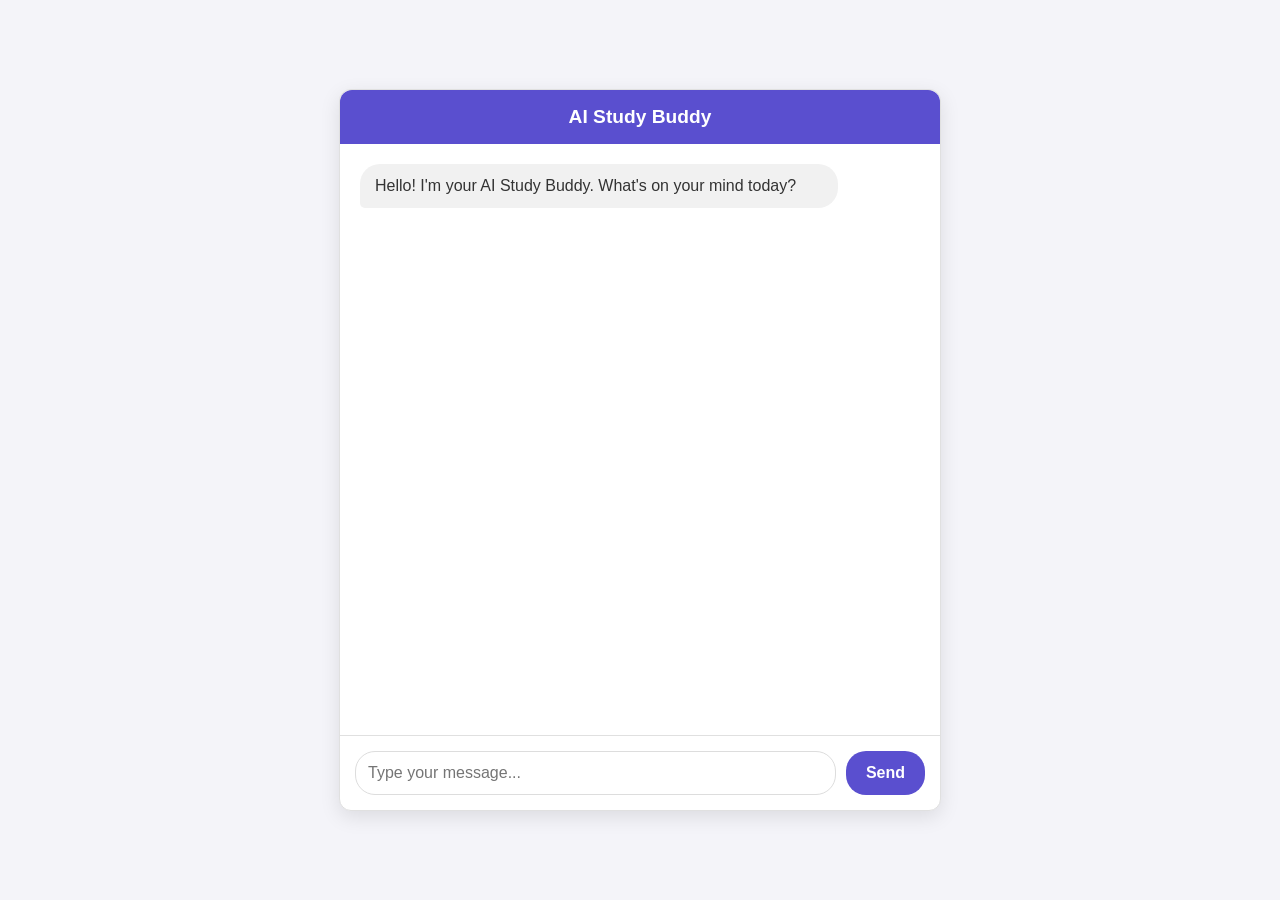
<file: AIcadmy1/chatbox/templates/index.html>
<!DOCTYPE html>
<html lang="en">
<head>
    <meta charset="UTF-8">
    <meta name="viewport" content="width=device-width, initial-scale=1.0">
    <title>AI Study Buddy</title>
    <style>
        /* --- CSS STYLING --- */
        /* This styles the chat interface */
        body { 
            font-family: -apple-system, BlinkMacSystemFont, "Segoe UI", Roboto, Helvetica, Arial, sans-serif;
            background-color: #f4f4f9; 
            color: #333; 
            display: flex; 
            justify-content: center; 
            align-items: center; 
            height: 100vh; 
            margin: 0; 
        }

        #chat-container { 
            width: 90%; 
            max-width: 600px; 
            height: 80vh; 
            background: white; 
            border-radius: 12px; 
            box-shadow: 0 6px 20px rgba(0,0,0,0.1); 
            display: flex; 
            flex-direction: column;
            border: 1px solid #e0e0e0;
        }

        #chat-header { 
            background: #5a4fcf; /* A slightly more modern purple */
            color: white; 
            padding: 16px; 
            border-radius: 12px 12px 0 0; 
            text-align: center; 
            font-size: 1.2em; 
            font-weight: 600;
        }

        #chat-box { 
            flex-grow: 1; 
            padding: 20px; 
            overflow-y: auto; 
        }

        .message { 
            margin-bottom: 15px; 
            display: flex; 
            flex-direction: column;
            max-width: 80%;
            line-height: 1.5;
        }

        .user { 
            align-self: flex-end; 
            background-color: #e9e7ff; 
            color: #333; 
            padding: 10px 15px; 
            border-radius: 20px 20px 5px 20px; 
        }

        .assistant { 
            align-self: flex-start; 
            background-color: #f1f1f1; 
            color: #333; 
            padding: 10px 15px; 
            border-radius: 20px 20px 20px 5px; 
        }

        #input-area { 
            display: flex; 
            padding: 15px;
            border-top: 1px solid #e0e0e0;
        }

        #user-input { 
            flex-grow: 1; 
            border: 1px solid #ddd; 
            padding: 12px; 
            border-radius: 20px; 
            outline: none; 
            font-size: 1em; 
            transition: border-color 0.3s;
        }
        #user-input:focus {
            border-color: #5a4fcf;
        }

        #send-btn { 
            background: #5a4fcf; 
            color: white; 
            border: none; 
            padding: 10px 20px; 
            margin-left: 10px; 
            border-radius: 20px; 
            cursor: pointer; 
            font-size: 1em;
            font-weight: 600;
            transition: background-color 0.3s;
        }

        #send-btn:hover { 
            background: #4a40b3; 
        }
    </style>
</head>
<body>

<!-- --- HTML STRUCTURE --- -->
<!-- This is the main layout of the chat feature -->
<div id="chat-container">
    <div id="chat-header">AI Study Buddy</div>
    <div id="chat-box">
        <div class="message assistant">Hello! I'm your AI Study Buddy. What's on your mind today?</div>
    </div>
    <div id="input-area">
        <input type="text" id="user-input" placeholder="Type your message...">
        <button id="send-btn">Send</button>
    </div>
</div>

<script>
    // --- JAVASCRIPT LOGIC ---
    // This makes the chat functional

    // Find the HTML elements we need to interact with
    const chatBox = document.getElementById('chat-box');
    const userInput = document.getElementById('user-input');
    const sendBtn = document.getElementById('send-btn');
    
    // This will store the full conversation history to maintain context
    let conversationHistory = [];

    /**
     * Sends a message to the backend and displays the response.
     */
    async function sendMessage() {
        const userMessage = userInput.value.trim();
        if (!userMessage) return; // Don't send empty messages

        // Display the user's message in the chatbox immediately
        addMessage(userMessage, 'user');
        userInput.value = ''; // Clear the input box

        try {
            // Send the user's message and history to our Flask backend
            const response = await fetch('http://127.0.0.1:5000/chat', {
                method: 'POST',
                headers: {
                    'Content-Type': 'application/json'
                },
                body: JSON.stringify({
                    message: userMessage,
                    history: conversationHistory 
                })
            });

            if (!response.ok) {
                throw new Error('Network response was not ok');
            }

            const data = await response.json();
            
            // Update our local history with the full history from the server
            conversationHistory = data.history;
            
            // Display the latest AI response from the server
            addMessage(data.latest_response, 'assistant');

        } catch (error) {
            console.error('Error:', error);
            addMessage('Sorry, I am having trouble connecting. Please try again later.', 'assistant');
        }
    }

    /**
     * Adds a new message to the chat box.
     * @param {string} message - The message content.
     * @param {string} sender - 'user' or 'assistant'.
     */
    function addMessage(message, sender) {
        const messageElement = document.createElement('div');
        messageElement.classList.add('message', sender);
        messageElement.textContent = message;
        chatBox.appendChild(messageElement);
        // Automatically scroll to the newest message
        chatBox.scrollTop = chatBox.scrollHeight;
    }

    // Add event listeners for the button click and 'Enter' key press
    sendBtn.addEventListener('click', sendMessage);
    userInput.addEventListener('keypress', function(e) {
        if (e.key === 'Enter') {
            sendMessage();
        }
    });
</script>

</body>
</html>
</file>
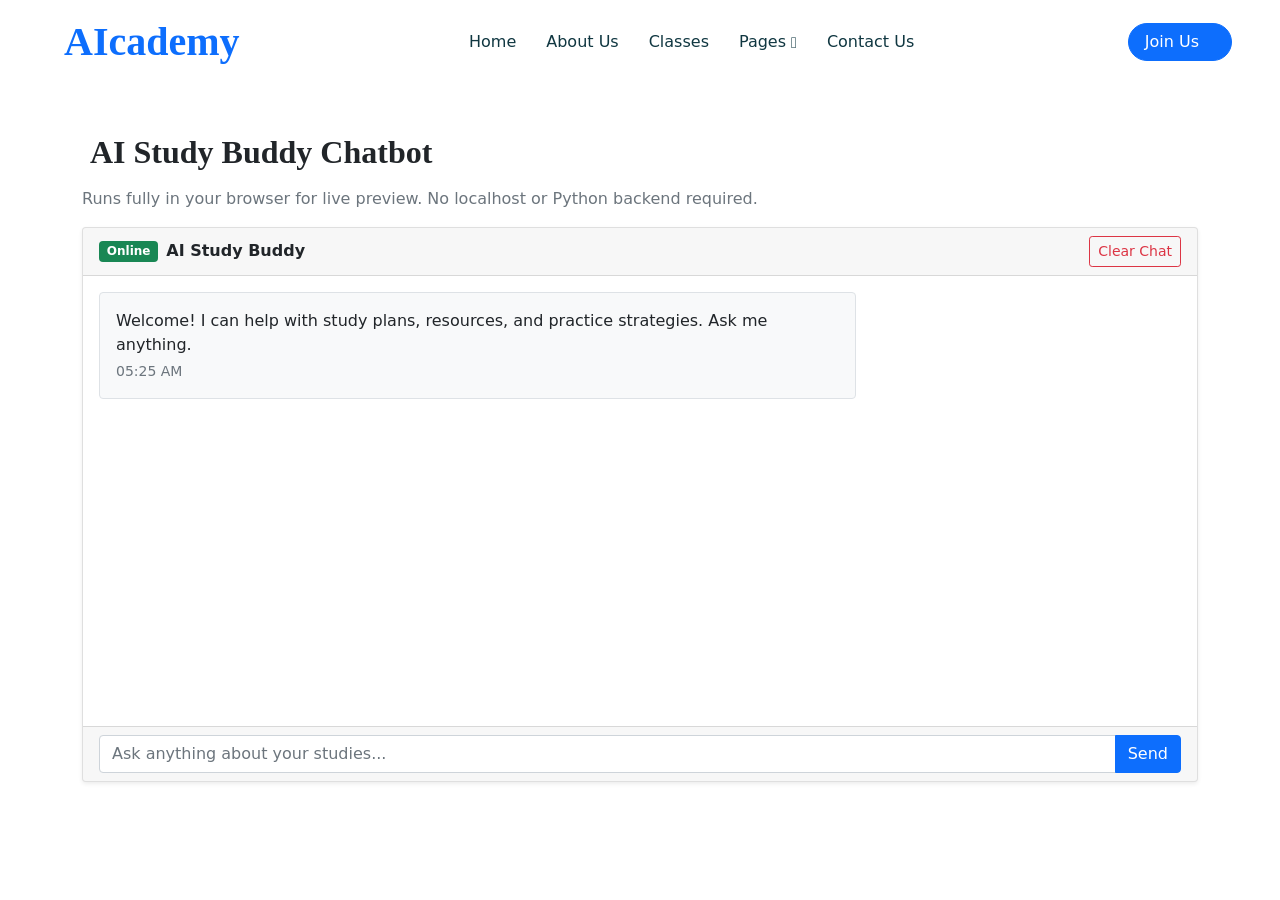
<file: AIcadmy1/chatbot.html>
<!DOCTYPE html>
<html lang="en">
<head>
    <meta charset="utf-8">
    <title>AIcademy - Chatbot</title>
    <meta content="width=device-width, initial-scale=1.0" name="viewport">
    <link href="css/bootstrap.min.css" rel="stylesheet">
    <link href="css/Style.css" rel="stylesheet">
</head>
<body>
    <div class="container-xxl bg-white p-0">
        <!-- Navbar Start -->
        <nav class="navbar navbar-expand-lg bg-white navbar-light sticky-top px-4 px-lg-5 py-lg-0">
            <a href="index.html" class="navbar-brand">
                <h1 class="m-0 text-primary"><i class="fa fa-book-reader me-3"></i>AIcademy</h1>
            </a>
            <button type="button" class="navbar-toggler" data-bs-toggle="collapse" data-bs-target="#navbarCollapse">
                <span class="navbar-toggler-icon"></span>
            </button>
            <div class="collapse navbar-collapse" id="navbarCollapse">
                <div class="navbar-nav mx-auto">
                    <a href="index.html" class="nav-item nav-link">Home</a>
                    <a href="#" class="nav-item nav-link">About Us</a>
                    <a href="#" class="nav-item nav-link">Classes</a>
                    <div class="nav-item dropdown">
                        <a href="#" class="nav-link dropdown-toggle" data-bs-toggle="dropdown">Pages</a>
                        <div class="dropdown-menu rounded-0 rounded-bottom border-0 shadow-sm m-0">
                            <a href="quiz-bot.html" class="dropdown-item">General Quiz</a>
                            <a href="sst-quiz-bot.html" class="dropdown-item">SST Quiz Bot</a>
                            <a href="competitive-quiz.html" class="dropdown-item">Competitive Exams</a>
                            <a href="resource.html" class="dropdown-item">Study Resources</a>
                            <a href="tutorial.html" class="dropdown-item">Tutorial</a>
                            <a href="chatbot.html" class="dropdown-item active">Chatbot</a>
                            <a href="#" class="dropdown-item">Leaderboard</a>
                            <a href="#" class="dropdown-item">Team Page</a>
                        </div>
                    </div>
                    <a href="#" class="nav-item nav-link">Contact Us</a>
                </div>
                <a href="#" class="btn btn-primary rounded-pill px-3 d-none d-lg-block">Join Us<i class="fa fa-arrow-right ms-3"></i></a>
            </div>
        </nav>
        <!-- Navbar End -->

        <div class="container my-5">
            <h2 class="mb-3"><i class="fas fa-robot me-2"></i>AI Study Buddy Chatbot</h2>
            <p class="text-muted">Runs fully in your browser for live preview. No localhost or Python backend required.</p>

            <!-- Chat UI -->
            <div class="card shadow-sm">
                <div class="card-header d-flex justify-content-between align-items-center">
                    <div class="d-flex align-items-center">
                        <span class="badge bg-success me-2">Online</span>
                        <strong>AI Study Buddy</strong>
                    </div>
                    <button id="clearChat" class="btn btn-outline-danger btn-sm">Clear Chat</button>
                </div>
                <div class="card-body" style="height: 50vh; overflow-y: auto;" id="chatMessages">
                    <!-- Messages will render here -->
                </div>
                <div class="card-footer">
                    <div id="typingIndicator" class="text-muted mb-2" style="display:none;">
                        <i class="fas fa-ellipsis-h"></i> AI is typing...
                    </div>
                    <div class="input-group">
                        <input id="chatInput" type="text" class="form-control" placeholder="Ask anything about your studies...">
                        <button id="sendMessage" class="btn btn-primary">Send</button>
                    </div>
                </div>
            </div>
        </div>
    </div>

    <script src="https://code.jquery.com/jquery-3.4.1.min.js"></script>
    <script src="https://cdn.jsdelivr.net/npm/bootstrap@5.0.2/dist/js/bootstrap.bundle.min.js"></script>
    <script src="js/chatbot.js"></script>
</body>
</html>
</file>
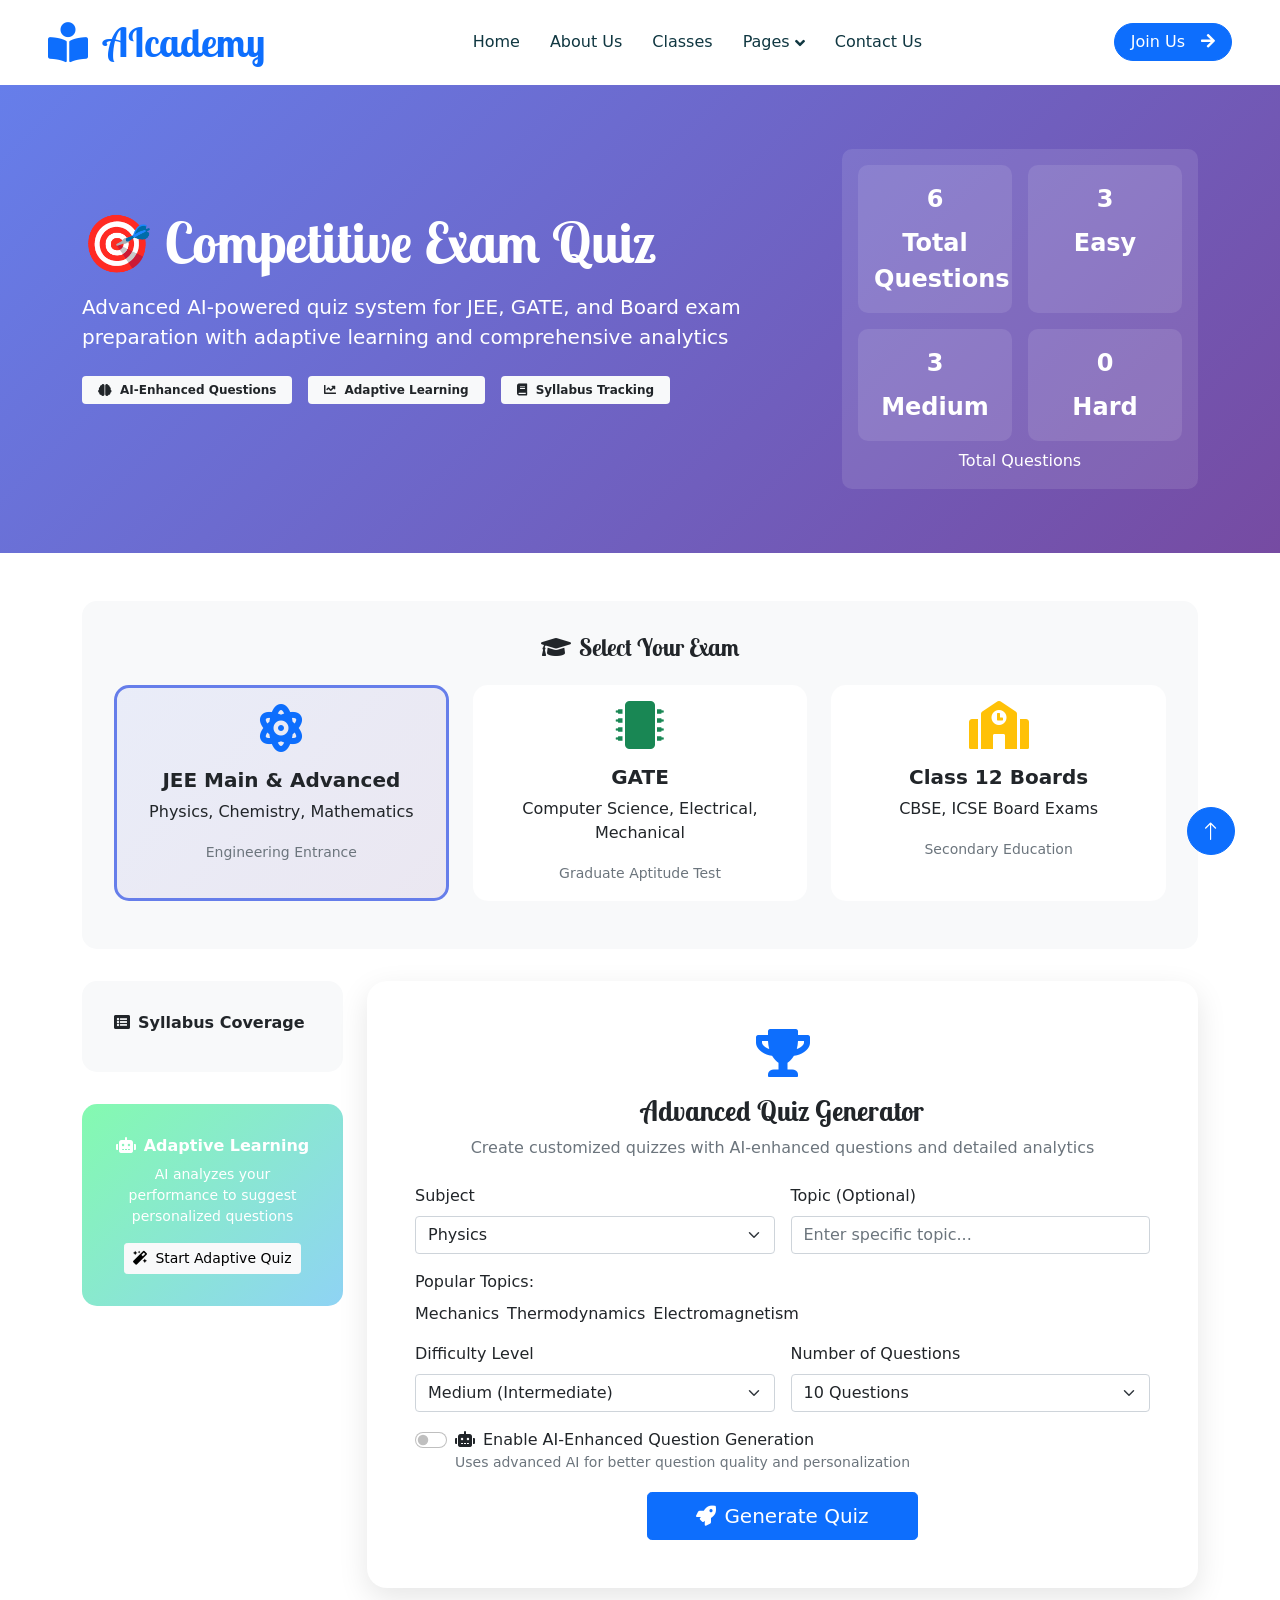
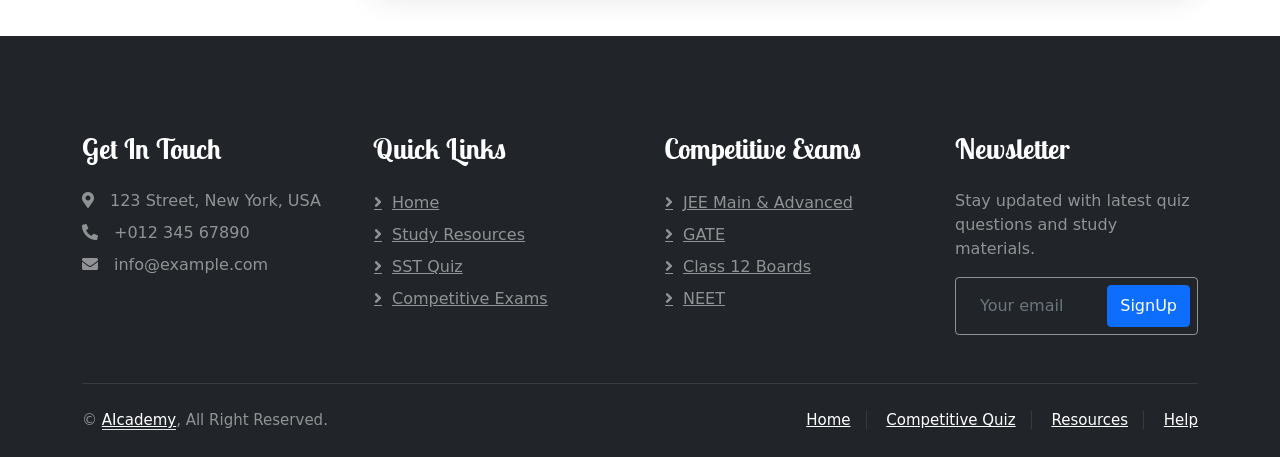
<file: AIcadmy1/competitive-quiz.html>
<!DOCTYPE html>
<html lang="en">

<head>
    <meta charset="utf-8">
    <title>Competitive Exam Quiz - AIcademy</title>
    <meta content="width=device-width, initial-scale=1.0" name="viewport">
    <meta content="Advanced quiz system for JEE, GATE, and Boards preparation" name="description">

    <!-- Favicon -->
    <link href="img/favicon.ico" rel="icon">

    <!-- Google Web Fonts -->
    <link rel="preconnect" href="https://fonts.googleapis.com">
    <link rel="preconnect" href="https://fonts.gstatic.com" crossorigin>
    <link href="https://fonts.googleapis.com/css2?family=Heebo:wght@400;500;600&family=Inter:wght@600&family=Lobster+Two:wght@700&display=swap" rel="stylesheet">

    <!-- Font Awesome -->
    <link href="https://cdnjs.cloudflare.com/ajax/libs/font-awesome/5.15.4/css/all.min.css" rel="stylesheet">
    
    <!-- Bootstrap Icons -->
    <link href="https://cdn.jsdelivr.net/npm/bootstrap-icons@1.7.2/font/bootstrap-icons.css" rel="stylesheet">

    <!-- Bootstrap Stylesheet -->
    <link href="css/bootstrap.min.css" rel="stylesheet">

    <!-- Template Stylesheet -->
    <link href="css/Style.css" rel="stylesheet">
    
    <!-- Competitive Quiz Styles -->
    <style>
        .competitive-hero {
            background: linear-gradient(135deg, #667eea 0%, #764ba2 100%);
            color: white;
            padding: 4rem 0;
        }
        
        .exam-selector {
            background: #f8f9fa;
            border-radius: 15px;
            padding: 2rem;
            margin-bottom: 2rem;
        }
        
        .exam-card {
            border: none;
            border-radius: 15px;
            transition: all 0.3s ease;
            cursor: pointer;
            height: 100%;
        }
        
        .exam-card:hover {
            transform: translateY(-5px);
            box-shadow: 0 15px 30px rgba(0,0,0,0.1);
        }
        
        .exam-card.active {
            border: 3px solid #667eea;
            background: linear-gradient(135deg, rgba(102, 126, 234, 0.1) 0%, rgba(118, 75, 162, 0.1) 100%);
        }
        
        .quiz-setup-card {
            background: white;
            border-radius: 20px;
            box-shadow: 0 10px 30px rgba(0,0,0,0.1);
            padding: 3rem;
        }
        
        .syllabus-tracker {
            background: #f8f9fa;
            border-radius: 15px;
            padding: 2rem;
            margin-bottom: 2rem;
        }
        
        .syllabus-topic {
            background: white;
            border-radius: 10px;
            padding: 1rem;
            margin-bottom: 0.5rem;
            cursor: pointer;
            transition: all 0.3s ease;
            display: flex;
            justify-content: space-between;
            align-items: center;
        }
        
        .syllabus-topic:hover {
            background: #e3f2fd;
            transform: translateX(5px);
        }
        
        .progress-bar {
            width: 100px;
            height: 8px;
            background: #e9ecef;
            border-radius: 4px;
            overflow: hidden;
        }
        
        .progress-fill {
            height: 100%;
            transition: width 0.3s ease;
        }
        
        .stats-grid {
            display: grid;
            grid-template-columns: repeat(auto-fit, minmax(120px, 1fr));
            gap: 1rem;
        }
        
        .stat-item {
            background: rgba(255,255,255,0.1);
            border-radius: 10px;
            padding: 1rem;
            text-align: center;
        }
        
        .stat-number {
            font-size: 1.5rem;
            font-weight: 700;
            margin-bottom: 0.5rem;
        }
        
        .difficulty-badge {
            border-radius: 20px;
            padding: 0.25rem 0.75rem;
            font-size: 0.8rem;
            font-weight: 600;
        }
        
        .difficulty-badge.easy {
            background: #d4edda;
            color: #155724;
        }
        
        .difficulty-badge.medium {
            background: #fff3cd;
            color: #856404;
        }
        
        .difficulty-badge.hard {
            background: #f8d7da;
            color: #721c24;
        }
        
        .question-card.enhanced {
            border: none;
            border-radius: 15px;
            box-shadow: 0 5px 20px rgba(0,0,0,0.1);
            margin-bottom: 2rem;
        }
        
        .question-meta {
            display: flex;
            gap: 1rem;
            align-items: center;
            margin-bottom: 1rem;
        }
        
        .question-number {
            background: #667eea;
            color: white;
            border-radius: 20px;
            padding: 0.25rem 0.75rem;
            font-size: 0.9rem;
            font-weight: 600;
        }
        
        .subtopic-badge {
            background: #e3f2fd;
            color: #1976d2;
            border-radius: 20px;
            padding: 0.25rem 0.75rem;
            font-size: 0.8rem;
        }
        
        .score-badge {
            background: #fff3e0;
            color: #f57c00;
            border-radius: 20px;
            padding: 0.25rem 0.75rem;
            font-size: 0.8rem;
        }
        
        .formula-hint {
            background: #f0f9ff;
            border: 1px solid #0ea5e9;
            border-radius: 8px;
            padding: 0.75rem;
            margin: 1rem 0;
            color: #0c4a6e;
        }
        
        .option-item.enhanced {
            border: 2px solid #e9ecef;
            border-radius: 10px;
            margin-bottom: 0.75rem;
            transition: all 0.3s ease;
        }
        
        .option-item.enhanced:hover {
            border-color: #667eea;
            background: #f8f9ff;
        }
        
        .option-item.enhanced input[type="radio"]:checked + label {
            background: linear-gradient(135deg, #667eea 0%, #764ba2 100%);
            color: white;
            border-radius: 8px;
        }
        
        .concept-tags {
            margin: 1rem 0;
            padding: 1rem;
            background: #f8f9fa;
            border-radius: 10px;
        }
        
        .concept-tag {
            background: #e3f2fd;
            color: #1976d2;
            border-radius: 15px;
            padding: 0.25rem 0.75rem;
            font-size: 0.8rem;
            margin: 0.25rem;
            display: inline-block;
        }
        
        .study-tips {
            background: #fff8e1;
            border: 1px solid #ffb300;
            border-radius: 10px;
            padding: 1rem;
            margin-top: 1rem;
        }
        
        .study-tips summary {
            cursor: pointer;
            font-weight: 600;
            color: #ef6c00;
        }
        
        .results-analytics {
            display: grid;
            grid-template-columns: repeat(auto-fit, minmax(300px, 1fr));
            gap: 2rem;
            margin-top: 2rem;
        }
        
        .analytics-card {
            background: white;
            border-radius: 15px;
            padding: 2rem;
            box-shadow: 0 5px 15px rgba(0,0,0,0.1);
        }
        
        .topic-performance {
            display: flex;
            align-items: center;
            gap: 1rem;
            margin-bottom: 1rem;
            padding: 1rem;
            background: #f8f9fa;
            border-radius: 10px;
        }
        
        .topic-name {
            flex-grow: 1;
            font-weight: 600;
        }
        
        .topic-stats {
            display: flex;
            align-items: center;
            gap: 1rem;
        }
        
        .progress {
            width: 100px;
            height: 8px;
            background: #e9ecef;
            border-radius: 4px;
            overflow: hidden;
        }
        
        .difficulty-item {
            display: flex;
            justify-content: space-between;
            align-items: center;
            padding: 0.75rem;
            margin-bottom: 0.5rem;
            background: #f8f9fa;
            border-radius: 10px;
        }
        
        .difficulty-label {
            padding: 0.25rem 0.75rem;
            border-radius: 15px;
            font-size: 0.8rem;
            font-weight: 600;
        }
        
        .incorrect-item {
            border: 1px solid #dee2e6;
            border-radius: 10px;
            padding: 1.5rem;
            margin-bottom: 1rem;
        }
        
        .answer-comparison {
            display: grid;
            grid-template-columns: 1fr 1fr;
            gap: 1rem;
            margin: 1rem 0;
        }
        
        .recommendation-item {
            display: flex;
            align-items: center;
            gap: 1rem;
            padding: 1rem;
            background: rgba(255,255,255,0.1);
            border-radius: 10px;
            margin-bottom: 1rem;
        }
        
        .rec-icon {
            font-size: 2rem;
        }
        
        .rec-content {
            flex-grow: 1;
        }
        
        .rec-action {
            border-radius: 20px;
        }
        
        .adaptive-learning-card {
            background: linear-gradient(135deg, #84fab0 0%, #8fd3f4 100%);
            color: white;
            border-radius: 15px;
            padding: 2rem;
            margin-bottom: 2rem;
        }
    </style>
</head>

<body>
    <div class="container-xxl bg-white p-0">
        <!-- Spinner Start -->
        <div id="spinner" class="show bg-white position-fixed translate-middle w-100 vh-100 top-50 start-50 d-flex align-items-center justify-content-center">
            <div class="spinner-border text-primary" style="width: 3rem; height: 3rem;" role="status">
                <span class="sr-only">Loading...</span>
            </div>
        </div>
        <!-- Spinner End -->

        <!-- Navbar Start -->
        <nav class="navbar navbar-expand-lg bg-white navbar-light sticky-top px-4 px-lg-5 py-lg-0">
            <a href="index.html" class="navbar-brand">
                <h1 class="m-0 text-primary"><i class="fa fa-book-reader me-3"></i>AIcademy</h1>
            </a>
            <button type="button" class="navbar-toggler" data-bs-toggle="collapse" data-bs-target="#navbarCollapse">
                <span class="navbar-toggler-icon"></span>
            </button>
            <div class="collapse navbar-collapse" id="navbarCollapse">
                <div class="navbar-nav mx-auto">
                    <a href="index.html" class="nav-item nav-link">Home</a>
                    <a href="#" class="nav-item nav-link">About Us</a>
                    <a href="#" class="nav-item nav-link">Classes</a>
                    <div class="nav-item dropdown">
                        <a href="#" class="nav-link dropdown-toggle" data-bs-toggle="dropdown">Pages</a>
                        <div class="dropdown-menu rounded-0 rounded-bottom border-0 shadow-sm m-0">
                            <a href="quiz-bot.html" class="dropdown-item">General Quiz</a>
                            <a href="sst-quiz-bot.html" class="dropdown-item">SST Quiz Bot</a>
                            <a href="competitive-quiz.html" class="dropdown-item active">Competitive Exams</a>
                            <a href="resource.html" class="dropdown-item">Study Resources</a>
                            <a href="tutorial.html" class="dropdown-item">Tutorial</a>
                            <a href="chatbot.html" class="dropdown-item">Chatbot</a>
                            <a href="#" class="dropdown-item" onclick="showLeaderboard()">Leaderboard</a>
                            <a href="#" class="dropdown-item">Team Page</a>
                        </div>
                    </div>
                    <a href="#" class="nav-item nav-link">Contact Us</a>
                </div>
                <a href="#" class="btn btn-primary rounded-pill px-3 d-none d-lg-block">Join Us<i class="fa fa-arrow-right ms-3"></i></a>
            </div>
        </nav>
        <!-- Navbar End -->

        <!-- Hero Section -->
        <div class="competitive-hero">
            <div class="container">
                <div class="row align-items-center">
                    <div class="col-lg-8">
                        <h1 class="display-4 mb-3">🎯 Competitive Exam Quiz</h1>
                        <p class="lead mb-4">Advanced AI-powered quiz system for JEE, GATE, and Board exam preparation with adaptive learning and comprehensive analytics</p>
                        <div class="d-flex gap-3 mb-4">
                            <span class="badge bg-light text-dark px-3 py-2">
                                <i class="fas fa-brain me-2"></i>AI-Enhanced Questions
                            </span>
                            <span class="badge bg-light text-dark px-3 py-2">
                                <i class="fas fa-chart-line me-2"></i>Adaptive Learning
                            </span>
                            <span class="badge bg-light text-dark px-3 py-2">
                                <i class="fas fa-book me-2"></i>Syllabus Tracking
                            </span>
                        </div>
                    </div>
                    <div class="col-lg-4">
                        <div class="stats-grid text-center">
                            <div class="stat-item">
                                <div class="stat-number" id="exam-stats">0</div>
                                <div class="stat-label">Total Questions</div>
                            </div>
                        </div>
                    </div>
                </div>
            </div>
        </div>
        <!-- Hero Section End -->

        <!-- Main Content -->
        <div class="container my-5">
            <!-- Exam Selection -->
            <div class="exam-selector">
                <h4 class="text-center mb-4"><i class="fas fa-graduation-cap me-2"></i>Select Your Exam</h4>
                <div class="row">
                    <div class="col-md-4 mb-3">
                        <div class="card exam-card active" data-exam="jee">
                            <div class="card-body text-center">
                                <i class="fas fa-atom fa-3x text-primary mb-3"></i>
                                <h5 class="card-title">JEE Main & Advanced</h5>
                                <p class="card-text">Physics, Chemistry, Mathematics</p>
                                <small class="text-muted">Engineering Entrance</small>
                            </div>
                        </div>
                    </div>
                    <div class="col-md-4 mb-3">
                        <div class="card exam-card" data-exam="gate">
                            <div class="card-body text-center">
                                <i class="fas fa-microchip fa-3x text-success mb-3"></i>
                                <h5 class="card-title">GATE</h5>
                                <p class="card-text">Computer Science, Electrical, Mechanical</p>
                                <small class="text-muted">Graduate Aptitude Test</small>
                            </div>
                        </div>
                    </div>
                    <div class="col-md-4 mb-3">
                        <div class="card exam-card" data-exam="boards">
                            <div class="card-body text-center">
                                <i class="fas fa-school fa-3x text-warning mb-3"></i>
                                <h5 class="card-title">Class 12 Boards</h5>
                                <p class="card-text">CBSE, ICSE Board Exams</p>
                                <small class="text-muted">Secondary Education</small>
                            </div>
                        </div>
                    </div>
                </div>
            </div>

            <div class="row">
                <!-- Left Sidebar -->
                <div class="col-lg-3">
                    <!-- Syllabus Tracker -->
                    <div class="syllabus-tracker">
                        <div id="syllabus-tracker">
                            <!-- Dynamic syllabus content -->
                        </div>
                    </div>

                    <!-- Adaptive Learning -->
                    <div class="adaptive-learning-card text-center">
                        <h6><i class="fas fa-robot me-2"></i>Adaptive Learning</h6>
                        <p class="small mb-3">AI analyzes your performance to suggest personalized questions</p>
                        <button class="btn btn-light btn-sm" id="adaptive-quiz">
                            <i class="fas fa-magic me-2"></i>Start Adaptive Quiz
                        </button>
                    </div>
                </div>

                <!-- Main Quiz Area -->
                <div class="col-lg-9">
                    <!-- Quiz Setup -->
                    <div id="quiz-setup">
                        <div class="quiz-setup-card">
                            <div class="text-center mb-4">
                                <i class="fas fa-trophy text-primary" style="font-size: 3rem;"></i>
                                <h3 class="mt-3">Advanced Quiz Generator</h3>
                                <p class="text-muted">Create customized quizzes with AI-enhanced questions and detailed analytics</p>
                            </div>

                            <form id="competitive-quiz-form">
                                <div class="row g-3">
                                    <!-- Exam Selector (Hidden, controlled by exam cards) -->
                                    <input type="hidden" id="exam-selector" value="jee">

                                    <!-- Subject Selection -->
                                    <div class="col-md-6">
                                        <label for="subject-selector" class="form-label">Subject</label>
                                        <select class="form-select" id="subject-selector">
                                            <option value="physics">Physics</option>
                                            <option value="chemistry">Chemistry</option>
                                            <option value="mathematics">Mathematics</option>
                                        </select>
                                    </div>

                                    <!-- Topic Input -->
                                    <div class="col-md-6">
                                        <label for="topic-input" class="form-label">Topic (Optional)</label>
                                        <input type="text" class="form-control" id="topic-input" placeholder="Enter specific topic...">
                                    </div>

                                    <!-- Topic Suggestions -->
                                    <div class="col-12">
                                        <label class="form-label">Popular Topics:</label>
                                        <div id="topic-suggestions" class="d-flex flex-wrap gap-2">
                                            <!-- Dynamic topic suggestions -->
                                        </div>
                                    </div>

                                    <!-- Difficulty and Questions -->
                                    <div class="col-md-6">
                                        <label for="difficulty-selector" class="form-label">Difficulty Level</label>
                                        <select class="form-select" id="difficulty-selector">
                                            <option value="easy">Easy (Beginner)</option>
                                            <option value="medium" selected>Medium (Intermediate)</option>
                                            <option value="hard">Hard (Advanced)</option>
                                        </select>
                                    </div>

                                    <div class="col-md-6">
                                        <label for="num-questions" class="form-label">Number of Questions</label>
                                        <select class="form-select" id="num-questions">
                                            <option value="5">5 Questions</option>
                                            <option value="10" selected>10 Questions</option>
                                            <option value="15">15 Questions</option>
                                            <option value="20">20 Questions</option>
                                            <option value="25">25 Questions</option>
                                        </select>
                                    </div>

                                    <!-- AI Training Toggle -->
                                    <div class="col-12">
                                        <div class="form-check form-switch">
                                            <input class="form-check-input" type="checkbox" id="ai-training-toggle">
                                            <label class="form-check-label" for="ai-training-toggle">
                                                <i class="fas fa-robot me-2"></i>Enable AI-Enhanced Question Generation
                                                <small class="text-muted d-block">Uses advanced AI for better question quality and personalization</small>
                                            </label>
                                        </div>
                                    </div>

                                    <!-- Submit Button -->
                                    <div class="col-12 text-center">
                                        <button class="btn btn-primary btn-lg px-5" type="submit">
                                            <i class="fas fa-rocket me-2"></i>Generate Quiz
                                        </button>
                                    </div>
                                </div>
                            </form>
                        </div>
                    </div>

                    <!-- Loading Screen -->
                    <div id="quiz-loading" class="text-center py-5" style="display: none;">
                        <div class="spinner-border text-primary mb-3" style="width: 3rem; height: 3rem;"></div>
                        <h4>Generating Your Quiz...</h4>
                        <p class="text-muted">Creating personalized questions using our advanced AI system</p>
                        <div class="d-flex justify-content-center gap-3">
                            <small class="text-success">✓ Analyzing syllabus</small>
                            <small class="text-info">✓ Selecting questions</small>
                            <small class="text-warning">✓ Adding explanations</small>
                        </div>
                    </div>

                    <!-- Quiz Container -->
                    <div id="quiz-container" style="display: none;">
                        <!-- Quiz Header -->
                        <div class="quiz-header bg-primary text-white rounded-top p-4">
                            <div class="row align-items-center">
                                <div class="col-md-8">
                                    <h3 class="mb-0" id="quiz-title">Competitive Quiz</h3>
                                    <div id="quiz-info" class="mt-2">
                                        <!-- Quiz metadata -->
                                    </div>
                                </div>
                                <div class="col-md-4 text-md-end">
                                    <div class="quiz-progress mb-2">
                                        <span id="current-question">1</span> / <span id="total-questions">10</span>
                                    </div>
                                    <div class="quiz-score">
                                        Score: <span id="current-score">0</span> / <span id="max-score">10</span>
                                    </div>
                                </div>
                            </div>
                        </div>

                        <!-- Quiz Content -->
                        <div class="quiz-content bg-light rounded-bottom p-4">
                            <div id="quiz-questions">
                                <!-- Questions will be dynamically inserted here -->
                            </div>
                        </div>

                        <!-- Quiz Controls -->
                        <div class="quiz-controls text-center mt-4">
                            <button class="btn btn-outline-primary me-3" id="prev-btn" disabled>
                                <i class="fas fa-arrow-left me-2"></i>Previous
                            </button>
                            <button class="btn btn-primary" id="next-btn">
                                Next<i class="fas fa-arrow-right ms-2"></i>
                            </button>
                            <button class="btn btn-success" id="finish-btn" style="display: none;">
                                <i class="fas fa-check me-2"></i>Finish Quiz
                            </button>
                        </div>
                    </div>

                    <!-- Quiz Results -->
                    <div id="quiz-results" style="display: none;">
                        <div class="results-card bg-light rounded p-5 text-center">
                            <!-- Results Header -->
                            <div class="results-header mb-4">
                                <i class="fas fa-medal text-warning" style="font-size: 4rem;"></i>
                                <h2 class="mt-3">Quiz Completed!</h2>
                                <div class="row justify-content-center">
                                    <div class="col-md-6">
                                        <div class="score-display bg-white rounded p-4">
                                            <h3 class="text-primary">Your Score</h3>
                                            <div class="score-circle">
                                                <span id="final-score" class="display-2 text-primary">0</span>
                                                <span class="h4">/ <span id="final-total">10</span></span>
                                            </div>
                                            <div class="mt-3">
                                                <span id="score-percentage" class="h4">0%</span>
                                                <div class="mt-2">
                                                    <span class="badge badge-lg" id="grade-display">A+</span>
                                                    <p class="text-muted mt-1" id="grade-description">Outstanding</p>
                                                </div>
                                            </div>
                                            <small class="text-muted">Time taken: <span id="time-taken">0m 0s</span></small>
                                        </div>
                                    </div>
                                </div>
                            </div>

                            <!-- Results Analytics -->
                            <div class="results-analytics">
                                <div class="analytics-card">
                                    <div id="topic-breakdown">
                                        <!-- Topic-wise performance -->
                                    </div>
                                </div>

                                <div class="analytics-card">
                                    <div id="difficulty-analysis">
                                        <!-- Difficulty analysis -->
                                    </div>
                                </div>
                            </div>

                            <!-- Incorrect Questions Review -->
                            <div class="mt-5">
                                <div id="incorrect-questions">
                                    <!-- Incorrect questions with explanations -->
                                </div>
                            </div>

                            <!-- Personalized Recommendations -->
                            <div class="mt-5">
                                <div id="recommendations">
                                    <!-- AI-generated recommendations -->
                                </div>
                            </div>

                            <!-- Action Buttons -->
                            <div class="results-actions mt-4">
                                <button class="btn btn-primary me-3" id="retake-quiz">
                                    <i class="fas fa-redo me-2"></i>Retake Quiz
                                </button>
                                <button class="btn btn-outline-primary me-3" id="new-quiz">
                                    <i class="fas fa-plus me-2"></i>New Quiz
                                </button>
                                <button class="btn btn-success" id="adaptive-quiz">
                                    <i class="fas fa-magic me-2"></i>Adaptive Learning
                                </button>
                            </div>
                        </div>
                    </div>
                </div>
            </div>
        </div>
        <!-- Main Content End -->

        <!-- Footer Start -->
        <div class="container-fluid bg-dark text-white-50 footer pt-5 mt-5">
            <div class="container py-5">
                <div class="row g-5">
                    <div class="col-lg-3 col-md-6">
                        <h3 class="text-white mb-4">Get In Touch</h3>
                        <p class="mb-2"><i class="fa fa-map-marker-alt me-3"></i>123 Street, New York, USA</p>
                        <p class="mb-2"><i class="fa fa-phone-alt me-3"></i>+012 345 67890</p>
                        <p class="mb-2"><i class="fa fa-envelope me-3"></i>info@example.com</p>
                    </div>
                    <div class="col-lg-3 col-md-6">
                        <h3 class="text-white mb-4">Quick Links</h3>
                        <a class="btn btn-link text-white-50" href="index.html">Home</a>
                        <a class="btn btn-link text-white-50" href="resource.html">Study Resources</a>
                        <a class="btn btn-link text-white-50" href="sst-quiz-bot.html">SST Quiz</a>
                        <a class="btn btn-link text-white-50" href="competitive-quiz.html">Competitive Exams</a>
                    </div>
                    <div class="col-lg-3 col-md-6">
                        <h3 class="text-white mb-4">Competitive Exams</h3>
                        <a class="btn btn-link text-white-50" href="">JEE Main & Advanced</a>
                        <a class="btn btn-link text-white-50" href="">GATE</a>
                        <a class="btn btn-link text-white-50" href="">Class 12 Boards</a>
                        <a class="btn btn-link text-white-50" href="">NEET</a>
                    </div>
                    <div class="col-lg-3 col-md-6">
                        <h3 class="text-white mb-4">Newsletter</h3>
                        <p>Stay updated with latest quiz questions and study materials.</p>
                        <div class="position-relative mx-auto" style="max-width: 400px;">
                            <input class="form-control bg-transparent w-100 py-3 ps-4 pe-5" type="text" placeholder="Your email">
                            <button type="button" class="btn btn-primary py-2 position-absolute top-0 end-0 mt-2 me-2">SignUp</button>
                        </div>
                    </div>
                </div>
            </div>
            <div class="container">
                <div class="copyright">
                    <div class="row">
                        <div class="col-md-6 text-center text-md-start mb-3 mb-md-0">
                            &copy; <a class="border-bottom" href="#">AIcademy</a>, All Right Reserved.
                        </div>
                        <div class="col-md-6 text-center text-md-end">
                            <div class="footer-menu">
                                <a href="">Home</a>
                                <a href="">Competitive Quiz</a>
                                <a href="">Resources</a>
                                <a href="">Help</a>
                            </div>
                        </div>
                    </div>
                </div>
            </div>
        </div>
        <!-- Footer End -->

        <!-- Back to Top -->
        <a href="#" class="btn btn-lg btn-primary btn-lg-square back-to-top"><i class="bi bi-arrow-up"></i></a>
    </div>

    <!-- JavaScript Libraries -->
    <script src="https://code.jquery.com/jquery-3.4.1.min.js"></script>
    <script src="https://cdn.jsdelivr.net/npm/bootstrap@5.0.2/dist/js/bootstrap.bundle.min.js"></script>

    <!-- Template Javascript -->
    <script src="js/main.js"></script>
    
    <!-- Competitive Exam Knowledge Base -->
    <script src="js/competitive-exam-knowledge-base.js"></script>
    
    <!-- PDF Scanner -->
    <script src="js/pdf-scanner.js"></script>
    
    <!-- Progress Tracker -->
    <script src="js/progress-tracker.js"></script>
    
    <!-- Leaderboard System -->
    <script src="js/leaderboard-system.js"></script>
    
    <!-- Book Recommendation Engine -->
    <script src="js/book-recommendation-engine.js"></script>
    
    <!-- Study Plan Generator -->
    <script src="js/study-plan-generator.js"></script>
    
    <!-- Competitive Quiz Bot -->
    <script src="js/competitive-quiz-bot.js"></script>

    <script>
        // Initialize all systems
        window.bookRecommendationEngine = new BookRecommendationEngine();
        window.pdfScanner = new PDFScanner();
        window.progressTracker = new ProgressTracker();
        window.leaderboardSystem = new LeaderboardSystem();
        
        // PDF upload handling
        async function handleFileUpload(input) {
            const file = input.files[0];
            if (!file) return;
            
            const progressDiv = document.getElementById('upload-progress');
            const resultDiv = document.getElementById('upload-result');
            const errorDiv = document.getElementById('upload-error');
            
            // Hide previous results
            resultDiv.classList.add('d-none');
            errorDiv.classList.add('d-none');
            progressDiv.classList.remove('d-none');
            
            try {
                const result = await window.pdfScanner.processFile(file, (progress) => {
                    document.getElementById('progress-percentage').textContent = `${Math.round(progress)}%`;
                });
                
                // Store the extracted content
                document.getElementById('uploaded-content').value = JSON.stringify(result);
                document.getElementById('upload-success-text').textContent = 
                    `Processed ${result.fileName} - ${result.wordCount} words extracted`;
                
                progressDiv.classList.add('d-none');
                resultDiv.classList.remove('d-none');
                
            } catch (error) {
                document.getElementById('upload-error-text').textContent = error.message;
                progressDiv.classList.add('d-none');
                errorDiv.classList.remove('d-none');
            }
        }

        // Show leaderboard modal
        function showLeaderboard() {
            const modalHtml = `
                <div class="modal fade" id="leaderboardModal" tabindex="-1">
                    <div class="modal-dialog modal-lg modal-dialog-scrollable">
                        <div class="modal-content">
                            <div class="modal-header bg-primary text-white">
                                <h5 class="modal-title"><i class="fas fa-trophy me-2"></i>Leaderboard</h5>
                                <button type="button" class="btn-close btn-close-white" data-bs-dismiss="modal"></button>
                            </div>
                            <div class="modal-body">
                                <div class="d-flex justify-content-between align-items-center mb-3">
                                    <div class="btn-group" role="group">
                                        <button type="button" class="btn btn-outline-primary" id="lb-alltime-btn">All Time</button>
                                        <button type="button" class="btn btn-outline-primary" id="lb-weekly-btn">This Week</button>
                                        <button type="button" class="btn btn-outline-primary" id="lb-monthly-btn">This Month</button>
                                    </div>
                                    <small class="text-muted">Tip: Complete quizzes to climb the ranks!</small>
                                </div>
                                <div id="leaderboard-content"></div>
                            </div>
                            <div class="modal-footer">
                                <button type="button" class="btn btn-secondary" data-bs-dismiss="modal">Close</button>
                            </div>
                        </div>
                    </div>
                </div>
            `;

            // Remove existing modal if present
            const existing = document.getElementById('leaderboardModal');
            if (existing) existing.remove();

            document.body.insertAdjacentHTML('beforeend', modalHtml);

            // Helper to render leaderboard into the modal
            function renderLeaderboard(category) {
                const container = document.getElementById('leaderboard-content');
                try {
                    const html = window.leaderboardSystem.generateLeaderboardHTML('global', category, 20);
                    container.innerHTML = html;
                } catch (e) {
                    container.innerHTML = `<div class="alert alert-danger">Failed to load leaderboard: ${e.message}</div>`;
                }
            }

            // Wire category buttons
            document.getElementById('lb-alltime-btn').addEventListener('click', () => renderLeaderboard('allTime'));
            document.getElementById('lb-weekly-btn').addEventListener('click', () => renderLeaderboard('weekly'));
            document.getElementById('lb-monthly-btn').addEventListener('click', () => renderLeaderboard('monthly'));

            // Show modal and load default
            const modal = new bootstrap.Modal(document.getElementById('leaderboardModal'));
            modal.show();
            renderLeaderboard('allTime');
        }

        // Show progress report modal
        function showProgressReport() {
            const progressData = window.progressTracker.getDetailedProgress();
            const rankingInfo = window.leaderboardSystem.getUserRankingInfo();
            
            const modalHtml = `
                <div class="modal fade" id="progressModal" tabindex="-1">
                    <div class="modal-dialog modal-xl modal-dialog-scrollable">
                        <div class="modal-content">
                            <div class="modal-header bg-primary text-white">
                                <h5 class="modal-title">
                                    <i class="fas fa-chart-line me-2"></i>Your Progress Report
                                </h5>
                                <button type="button" class="btn-close btn-close-white" data-bs-dismiss="modal"></button>
                            </div>
                            <div class="modal-body">
                                ${generateProgressReportHTML(progressData, rankingInfo)}
                            </div>
                            <div class="modal-footer">
                                <button type="button" class="btn btn-secondary" data-bs-dismiss="modal">Close</button>
                                <button type="button" class="btn btn-primary" onclick="exportProgressData()">
                                    <i class="fas fa-download me-2"></i>Export Data
                                </button>
                            </div>
                        </div>
                    </div>
                </div>
            `;
            
            // Remove existing modal
            const existing = document.getElementById('progressModal');
            if (existing) existing.remove();
            
            document.body.insertAdjacentHTML('beforeend', modalHtml);
            const modal = new bootstrap.Modal(document.getElementById('progressModal'));
            modal.show();
        }
        
        // Generate progress report HTML
        function generateProgressReportHTML(progressData, rankingInfo) {
            let html = `
                <div class="row">
                    <div class="col-md-4">
                        <div class="card bg-primary text-white h-100">
                            <div class="card-body text-center">
                                <h2 class="display-4">${progressData.percentile}th</h2>
                                <p class="card-text">Global Percentile</p>
                                <small>Better than ${progressData.percentile}% of users</small>
                            </div>
                        </div>
                    </div>
                    <div class="col-md-4">
                        <div class="card bg-success text-white h-100">
                            <div class="card-body text-center">
                                <h2 class="display-4">#${rankingInfo.globalRank?.allTime || 'N/A'}</h2>
                                <p class="card-text">Global Rank</p>
                                <small>All Time Leaderboard</small>
                            </div>
                        </div>
                    </div>
                    <div class="col-md-4">
                        <div class="card bg-info text-white h-100">
                            <div class="card-body text-center">
                                <h2 class="display-4">${progressData.userProfile.level}</h2>
                                <p class="card-text">Current Level</p>
                                <small>${progressData.nextLevelProgress.xpNeededForNext} XP to next level</small>
                            </div>
                        </div>
                    </div>
                </div>
                
                <div class="row mt-4">
                    <div class="col-md-6">
                        <div class="card">
                            <div class="card-header">
                                <h5><i class="fas fa-chart-bar me-2"></i>Performance Statistics</h5>
                            </div>
                            <div class="card-body">
                                <div class="d-flex justify-content-between mb-2">
                                    <span>Total Quizzes:</span>
                                    <strong>${progressData.statistics.totalQuizzes}</strong>
                                </div>
                                <div class="d-flex justify-content-between mb-2">
                                    <span>Average Score:</span>
                                    <strong>${progressData.statistics.averageScore}%</strong>
                                </div>
                                <div class="d-flex justify-content-between mb-2">
                                    <span>Current Streak:</span>
                                    <strong>${progressData.statistics.currentStreak} days</strong>
                                </div>
                                <div class="d-flex justify-content-between mb-2">
                                    <span>Longest Streak:</span>
                                    <strong>${progressData.statistics.longestStreak} days</strong>
                                </div>
                                <div class="d-flex justify-content-between">
                                    <span>Experience Points:</span>
                                    <strong>${progressData.statistics.experiencePoints} XP</strong>
                                </div>
                            </div>
                        </div>
                    </div>
                    
                    <div class="col-md-6">
                        <div class="card">
                            <div class="card-header">
                                <h5><i class="fas fa-trophy me-2"></i>Achievements</h5>
                            </div>
                            <div class="card-body">
                                <div class="row">
                                    ${progressData.achievements.unlocked.slice(0, 6).map(achievement => `
                                        <div class="col-6 mb-2">
                                            <div class="d-flex align-items-center">
                                                <span class="me-2">🏆</span>
                                                <small>${achievement}</small>
                                            </div>
                                        </div>
                                    `).join('')}
                                </div>
                                ${progressData.achievements.unlocked.length === 0 ? '<p class="text-muted">No achievements yet. Keep practicing!</p>' : ''}
                            </div>
                        </div>
                    </div>
                </div>
                
                ${progressData.weakTopics.length > 0 ? `
                    <div class="row mt-4">
                        <div class="col-12">
                            <div class="card border-warning">
                                <div class="card-header bg-warning text-dark">
                                    <h5><i class="fas fa-exclamation-triangle me-2"></i>Areas for Improvement</h5>
                                </div>
                                <div class="card-body">
                                    <div class="row">
                                        ${progressData.weakTopics.slice(0, 6).map(topic => `
                                            <div class="col-md-4 mb-3">
                                                <div class="d-flex justify-content-between align-items-center p-2 bg-light rounded">
                                                    <span class="small">${topic.topic}</span>
                                                    <span class="badge bg-warning text-dark">${Math.round(topic.accuracy)}%</span>
                                                </div>
                                            </div>
                                        `).join('')}
                                    </div>
                                </div>
                            </div>
                        </div>
                    </div>
                ` : ''}
            `;
            
            return html;
        }
        
        // Export progress data
        function exportProgressData() {
            window.progressTracker.exportProgressData();
        }
        
        // Enhanced quiz result tracking
        function trackQuizResult(results) {
            // Track with progress tracker
            if (window.progressTracker) {
                window.progressTracker.recordQuizPerformance(results);
            }
            
            // Update leaderboard
            if (window.leaderboardSystem) {
                window.leaderboardSystem.updateUserScore(null, results);
            }
        }
        
        // Exam card selection functionality
        document.addEventListener('DOMContentLoaded', function() {
            const examCards = document.querySelectorAll('.exam-card');
            const examSelector = document.getElementById('exam-selector');

            examCards.forEach(card => {
                card.addEventListener('click', function() {
                    // Remove active class from all cards
                    examCards.forEach(c => c.classList.remove('active'));
                    
                    // Add active class to clicked card
                    this.classList.add('active');
                    
                    // Update hidden input
                    const examType = this.dataset.exam;
                    examSelector.value = examType;
                    
                    // Trigger exam interface update if competitive quiz bot is loaded
                    if (window.competitiveQuizBot) {
                        window.competitiveQuizBot.selectedExam = examType;
                        window.competitiveQuizBot.updateExamInterface();
                    }
                });
            });
        });
    </script>
</body>

</html>
</file>
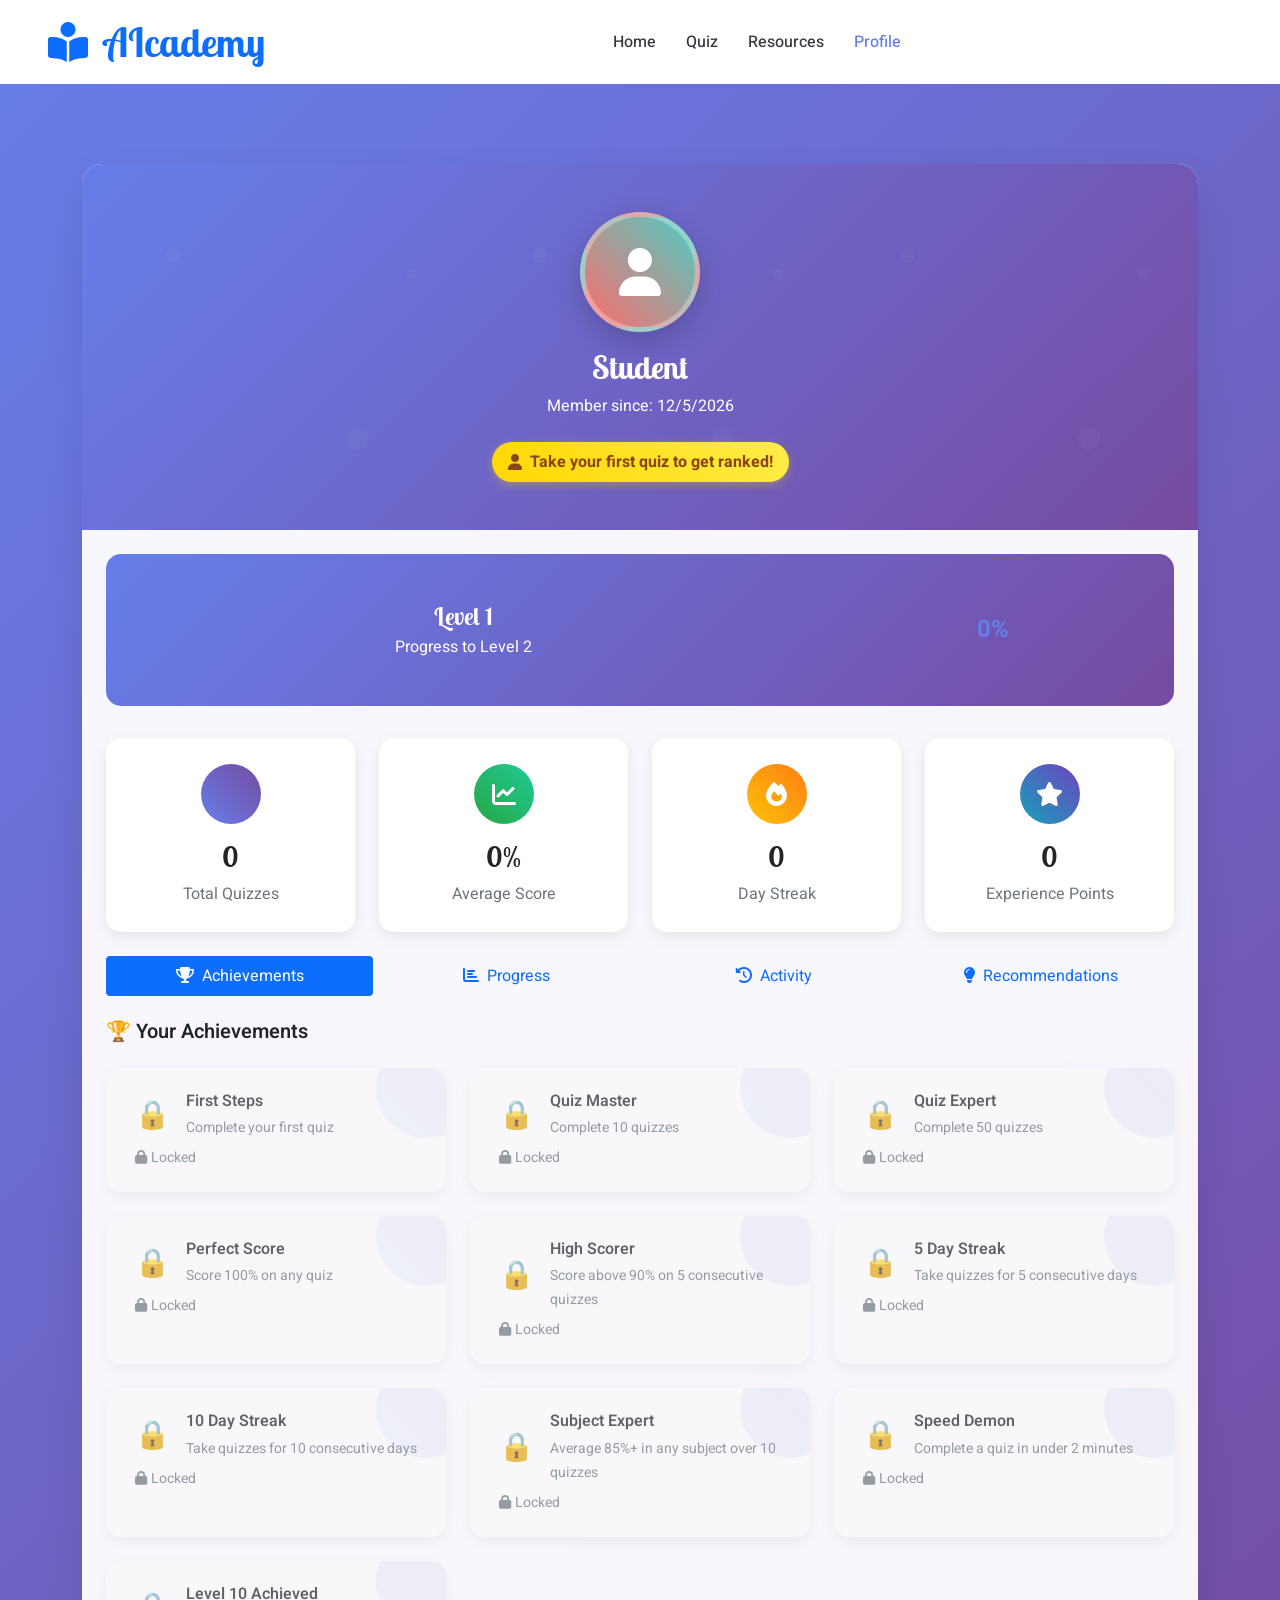
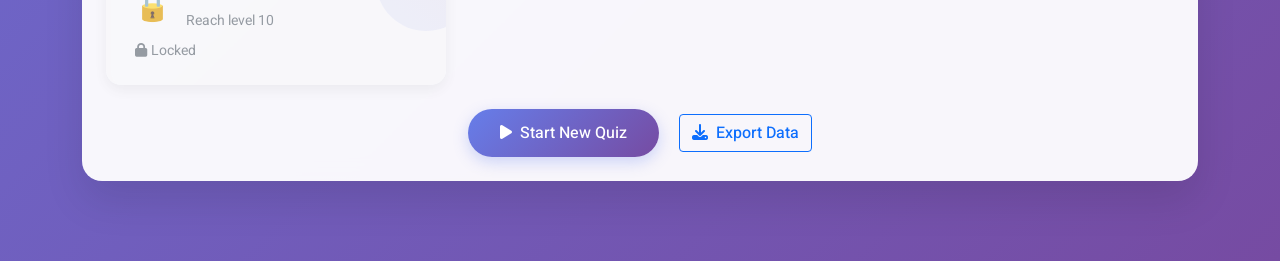
<file: AIcadmy1/profile.html>
<!DOCTYPE html>
<html lang="en">

<head>
    <meta charset="utf-8">
    <title>My Profile - AIcademy</title>
    <meta content="width=device-width, initial-scale=1.0" name="viewport">

    <!-- Favicon -->
    <link href="img/favicon.ico" rel="icon">

    <!-- Google Web Fonts -->
    <link rel="preconnect" href="https://fonts.googleapis.com">
    <link rel="preconnect" href="https://fonts.gstatic.com" crossorigin>
    <link href="https://fonts.googleapis.com/css2?family=Heebo:wght@400;500;600&family=Inter:wght@600&family=Lobster+Two:wght@700&display=swap" rel="stylesheet">

    <!-- Font Awesome -->
    <link href="https://cdnjs.cloudflare.com/ajax/libs/font-awesome/6.4.0/css/all.min.css" rel="stylesheet">
    
    <!-- Bootstrap Icons -->
    <link href="https://cdn.jsdelivr.net/npm/bootstrap-icons@1.7.2/font/bootstrap-icons.css" rel="stylesheet">
    
    <!-- Animate CSS -->
    <link href="animate/animate.min.css" rel="stylesheet">

    <!-- Customized Bootstrap Stylesheet -->
    <link href="css/bootstrap.min.css" rel="stylesheet">

    <!-- Template Stylesheet -->
    <link href="css/Style.css" rel="stylesheet">

    <style>
        :root {
            --primary: #667eea;
            --secondary: #764ba2;
            --success: #28a745;
            --info: #17a2b8;
            --warning: #ffc107;
            --danger: #dc3545;
            --light: #f8f9fa;
            --dark: #343a40;
        }

        body {
            background: linear-gradient(135deg, #667eea 0%, #764ba2 100%);
            min-height: 100vh;
            font-family: 'Heebo', sans-serif;
        }

        .profile-container {
            background: rgba(255, 255, 255, 0.95);
            backdrop-filter: blur(10px);
            border-radius: 20px;
            box-shadow: 0 20px 40px rgba(0,0,0,0.1);
            margin: 2rem 0;
            overflow: hidden;
        }

        .profile-header {
            background: linear-gradient(135deg, #667eea 0%, #764ba2 100%);
            color: white;
            padding: 3rem 2rem;
            text-align: center;
            position: relative;
        }

        .profile-header::before {
            content: '';
            position: absolute;
            top: 0;
            left: 0;
            right: 0;
            bottom: 0;
            background: url('data:image/svg+xml,<svg xmlns="http://www.w3.org/2000/svg" viewBox="0 0 100 100"><circle cx="25" cy="25" r="2" fill="rgba(255,255,255,0.1)"/><circle cx="75" cy="75" r="3" fill="rgba(255,255,255,0.1)"/><circle cx="90" cy="30" r="1.5" fill="rgba(255,255,255,0.1)"/></svg>');
            opacity: 0.3;
        }

        .profile-avatar {
            width: 120px;
            height: 120px;
            border-radius: 50%;
            border: 5px solid rgba(255,255,255,0.3);
            background: linear-gradient(45deg, #ff6b6b, #4ecdc4);
            display: flex;
            align-items: center;
            justify-content: center;
            font-size: 3rem;
            margin: 0 auto 1rem;
            position: relative;
            z-index: 2;
            box-shadow: 0 10px 30px rgba(0,0,0,0.2);
        }

        .profile-stats {
            display: grid;
            grid-template-columns: repeat(auto-fit, minmax(200px, 1fr));
            gap: 1.5rem;
            margin-top: 2rem;
        }

        .stat-card {
            background: white;
            border-radius: 15px;
            padding: 1.5rem;
            text-align: center;
            box-shadow: 0 5px 15px rgba(0,0,0,0.08);
            transition: all 0.3s ease;
            border: 2px solid transparent;
        }

        .stat-card:hover {
            transform: translateY(-5px);
            box-shadow: 0 15px 30px rgba(0,0,0,0.15);
            border-color: var(--primary);
        }

        .stat-icon {
            width: 60px;
            height: 60px;
            border-radius: 50%;
            display: flex;
            align-items: center;
            justify-content: center;
            margin: 0 auto 1rem;
            font-size: 1.5rem;
            color: white;
        }

        .achievement-grid {
            display: grid;
            grid-template-columns: repeat(auto-fill, minmax(280px, 1fr));
            gap: 1.5rem;
        }

        .achievement-card {
            background: white;
            border-radius: 15px;
            padding: 1.5rem;
            box-shadow: 0 5px 15px rgba(0,0,0,0.08);
            transition: all 0.3s ease;
            border-left: 5px solid;
            position: relative;
            overflow: hidden;
        }

        .achievement-card::before {
            content: '';
            position: absolute;
            top: 0;
            right: 0;
            width: 100px;
            height: 100px;
            background: linear-gradient(45deg, rgba(102, 126, 234, 0.1), rgba(118, 75, 162, 0.1));
            border-radius: 50%;
            transform: translate(30%, -30%);
        }

        .achievement-card.unlocked {
            border-left-color: var(--success);
            background: linear-gradient(135deg, rgba(40, 167, 69, 0.05), rgba(255, 255, 255, 1));
        }

        .achievement-card.locked {
            border-left-color: var(--light);
            background: rgba(248, 249, 250, 0.7);
            opacity: 0.7;
        }

        .progress-ring {
            position: relative;
            width: 120px;
            height: 120px;
            margin: 0 auto;
        }

        .progress-ring-circle {
            width: 120px;
            height: 120px;
            fill: transparent;
            stroke-width: 8;
            stroke-linecap: round;
            transform: rotate(-90deg);
        }

        .progress-ring-background {
            stroke: #e6e6e6;
        }

        .progress-ring-fill {
            stroke: var(--primary);
            stroke-dasharray: 314;
            stroke-dashoffset: 314;
            transition: stroke-dashoffset 1s ease-in-out;
        }

        .progress-text {
            position: absolute;
            top: 50%;
            left: 50%;
            transform: translate(-50%, -50%);
            font-size: 1.5rem;
            font-weight: bold;
            color: var(--primary);
        }

        .subject-progress {
            margin-bottom: 1.5rem;
        }

        .subject-progress-bar {
            height: 12px;
            border-radius: 6px;
            background: #e9ecef;
            overflow: hidden;
            position: relative;
        }

        .subject-progress-fill {
            height: 100%;
            border-radius: 6px;
            background: linear-gradient(90deg, var(--primary), var(--secondary));
            width: 0%;
            transition: width 1s ease-in-out;
            position: relative;
            overflow: hidden;
        }

        .subject-progress-fill::after {
            content: '';
            position: absolute;
            top: 0;
            left: 0;
            bottom: 0;
            right: 0;
            background-image: linear-gradient(
                -45deg,
                rgba(255, 255, 255, 0.2) 25%,
                transparent 25%,
                transparent 50%,
                rgba(255, 255, 255, 0.2) 50%,
                rgba(255, 255, 255, 0.2) 75%,
                transparent 75%,
                transparent
            );
            background-size: 50px 50px;
            animation: move 1s linear infinite;
        }

        @keyframes move {
            0% {
                background-position: 0 0;
            }
            100% {
                background-position: 50px 50px;
            }
        }

        .recent-activity {
            max-height: 400px;
            overflow-y: auto;
        }

        .activity-item {
            display: flex;
            align-items: center;
            padding: 1rem;
            border-radius: 10px;
            margin-bottom: 0.5rem;
            transition: all 0.3s ease;
        }

        .activity-item:hover {
            background: rgba(102, 126, 234, 0.1);
        }

        .activity-icon {
            width: 40px;
            height: 40px;
            border-radius: 50%;
            display: flex;
            align-items: center;
            justify-content: center;
            color: white;
            margin-right: 1rem;
            flex-shrink: 0;
        }

        .btn-gradient {
            background: linear-gradient(135deg, var(--primary) 0%, var(--secondary) 100%);
            border: none;
            color: white;
            border-radius: 25px;
            padding: 0.75rem 2rem;
            transition: all 0.3s ease;
            box-shadow: 0 5px 15px rgba(102, 126, 234, 0.3);
        }

        .btn-gradient:hover {
            transform: translateY(-2px);
            box-shadow: 0 10px 25px rgba(102, 126, 234, 0.4);
            color: white;
        }

        .rank-badge {
            display: inline-flex;
            align-items: center;
            background: linear-gradient(45deg, #ffd700, #ffed4a);
            color: #8b4513;
            padding: 0.5rem 1rem;
            border-radius: 20px;
            font-weight: bold;
            margin-top: 1rem;
            box-shadow: 0 3px 10px rgba(255, 215, 0, 0.3);
        }

        .level-indicator {
            background: linear-gradient(135deg, #667eea 0%, #764ba2 100%);
            color: white;
            border-radius: 15px;
            padding: 1rem;
            text-align: center;
            margin-bottom: 2rem;
        }

        .weak-topics {
            background: linear-gradient(135deg, rgba(220, 53, 69, 0.1), rgba(255, 255, 255, 0.9));
            border-left: 5px solid var(--danger);
            border-radius: 15px;
            padding: 1.5rem;
        }

        .topic-chip {
            background: rgba(220, 53, 69, 0.1);
            color: var(--danger);
            border: 1px solid rgba(220, 53, 69, 0.3);
            border-radius: 20px;
            padding: 0.25rem 0.75rem;
            font-size: 0.875rem;
            margin: 0.25rem;
            display: inline-block;
        }

        @media (max-width: 768px) {
            .profile-stats {
                grid-template-columns: repeat(2, 1fr);
            }
            
            .achievement-grid {
                grid-template-columns: 1fr;
            }
        }
    </style>
</head>

<body>
    <!-- Navbar Start -->
    <nav class="navbar navbar-expand-lg bg-white navbar-light sticky-top px-4 px-lg-5 py-lg-0">
        <a href="index.html" class="navbar-brand">
            <h1 class="m-0 text-primary"><i class="fa fa-book-reader me-3"></i>AIcademy</h1>
        </a>
        <button type="button" class="navbar-toggler" data-bs-toggle="collapse" data-bs-target="#navbarCollapse">
            <span class="navbar-toggler-icon"></span>
        </button>
        <div class="collapse navbar-collapse" id="navbarCollapse">
            <div class="navbar-nav mx-auto">
                <a href="index.html" class="nav-item nav-link">Home</a>
                <a href="competitive-quiz.html" class="nav-item nav-link">Quiz</a>
                <a href="resource.html" class="nav-item nav-link">Resources</a>
                <a href="profile.html" class="nav-item nav-link active">Profile</a>
            </div>
        </div>
    </nav>
    <!-- Navbar End -->

    <div class="container-fluid py-5">
        <div class="container">
            <div class="profile-container">
                <!-- Profile Header -->
                <div class="profile-header">
                    <div class="profile-avatar" id="profileAvatar">
                        <i class="fas fa-user"></i>
                    </div>
                    <h2 id="profileName">Loading...</h2>
                    <p class="mb-2" id="profileJoinDate">Member since: Loading...</p>
                    <div class="rank-badge" id="globalRank">
                        <i class="fas fa-crown me-2"></i>
                        <span>Loading rank...</span>
                    </div>
                </div>

                <div class="p-4">
                    <!-- Level Indicator -->
                    <div class="level-indicator">
                        <div class="row align-items-center">
                            <div class="col-md-8">
                                <h4 class="mb-1">Level <span id="currentLevel">1</span></h4>
                                <p class="mb-0">Progress to Level <span id="nextLevel">2</span></p>
                            </div>
                            <div class="col-md-4">
                                <div class="progress-ring">
                                    <svg class="progress-ring-svg">
                                        <circle class="progress-ring-circle progress-ring-background" cx="60" cy="60" r="50"></circle>
                                        <circle class="progress-ring-circle progress-ring-fill" cx="60" cy="60" r="50" id="levelProgress"></circle>
                                    </svg>
                                    <div class="progress-text" id="xpProgress">0%</div>
                                </div>
                            </div>
                        </div>
                    </div>

                    <!-- Statistics Grid -->
                    <div class="profile-stats">
                        <div class="stat-card">
                            <div class="stat-icon" style="background: linear-gradient(45deg, #667eea, #764ba2);">
                                <i class="fas fa-quiz"></i>
                            </div>
                            <h3 id="totalQuizzes">0</h3>
                            <p class="text-muted mb-0">Total Quizzes</p>
                        </div>
                        
                        <div class="stat-card">
                            <div class="stat-icon" style="background: linear-gradient(45deg, #28a745, #20c997);">
                                <i class="fas fa-chart-line"></i>
                            </div>
                            <h3 id="averageScore">0%</h3>
                            <p class="text-muted mb-0">Average Score</p>
                        </div>
                        
                        <div class="stat-card">
                            <div class="stat-icon" style="background: linear-gradient(45deg, #ffc107, #fd7e14);">
                                <i class="fas fa-fire"></i>
                            </div>
                            <h3 id="currentStreak">0</h3>
                            <p class="text-muted mb-0">Day Streak</p>
                        </div>
                        
                        <div class="stat-card">
                            <div class="stat-icon" style="background: linear-gradient(45deg, #17a2b8, #6f42c1);">
                                <i class="fas fa-star"></i>
                            </div>
                            <h3 id="experiencePoints">0</h3>
                            <p class="text-muted mb-0">Experience Points</p>
                        </div>
                    </div>

                    <!-- Content Tabs -->
                    <ul class="nav nav-pills nav-justified mt-4" id="profileTabs" role="tablist">
                        <li class="nav-item" role="presentation">
                            <button class="nav-link active" id="achievements-tab" data-bs-toggle="pill" data-bs-target="#achievements" type="button" role="tab">
                                <i class="fas fa-trophy me-2"></i>Achievements
                            </button>
                        </li>
                        <li class="nav-item" role="presentation">
                            <button class="nav-link" id="progress-tab" data-bs-toggle="pill" data-bs-target="#progress" type="button" role="tab">
                                <i class="fas fa-chart-bar me-2"></i>Progress
                            </button>
                        </li>
                        <li class="nav-item" role="presentation">
                            <button class="nav-link" id="activity-tab" data-bs-toggle="pill" data-bs-target="#activity" type="button" role="tab">
                                <i class="fas fa-history me-2"></i>Activity
                            </button>
                        </li>
                        <li class="nav-item" role="presentation">
                            <button class="nav-link" id="recommendations-tab" data-bs-toggle="pill" data-bs-target="#recommendations" type="button" role="tab">
                                <i class="fas fa-lightbulb me-2"></i>Recommendations
                            </button>
                        </li>
                    </ul>

                    <div class="tab-content mt-4" id="profileTabsContent">
                        <!-- Achievements Tab -->
                        <div class="tab-pane fade show active" id="achievements" role="tabpanel">
                            <h5 class="mb-4">🏆 Your Achievements</h5>
                            <div class="achievement-grid" id="achievementGrid">
                                <!-- Achievements will be loaded here -->
                            </div>
                        </div>

                        <!-- Progress Tab -->
                        <div class="tab-pane fade" id="progress" role="tabpanel">
                            <div class="row">
                                <div class="col-md-8">
                                    <h5 class="mb-4">📊 Subject-wise Progress</h5>
                                    <div id="subjectProgress">
                                        <!-- Subject progress will be loaded here -->
                                    </div>
                                </div>
                                <div class="col-md-4">
                                    <div class="weak-topics">
                                        <h6 class="text-danger"><i class="fas fa-exclamation-triangle me-2"></i>Areas to Improve</h6>
                                        <div id="weakTopics">
                                            <!-- Weak topics will be loaded here -->
                                        </div>
                                    </div>
                                </div>
                            </div>
                        </div>

                        <!-- Activity Tab -->
                        <div class="tab-pane fade" id="activity" role="tabpanel">
                            <h5 class="mb-4">📋 Recent Activity</h5>
                            <div class="recent-activity" id="recentActivity">
                                <!-- Activity will be loaded here -->
                            </div>
                        </div>

                        <!-- Recommendations Tab -->
                        <div class="tab-pane fade" id="recommendations" role="tabpanel">
                            <h5 class="mb-4">💡 Personalized Recommendations</h5>
                            <div id="studyRecommendations">
                                <!-- Recommendations will be loaded here -->
                            </div>
                        </div>
                    </div>

                    <!-- Action Buttons -->
                    <div class="text-center mt-4">
                        <a href="competitive-quiz.html" class="btn btn-gradient me-3">
                            <i class="fas fa-play me-2"></i>Start New Quiz
                        </a>
                        <button class="btn btn-outline-primary" onclick="exportProfileData()">
                            <i class="fas fa-download me-2"></i>Export Data
                        </button>
                    </div>
                </div>
            </div>
        </div>
    </div>

    <!-- JavaScript Libraries -->
    <script src="https://code.jquery.com/jquery-3.4.1.min.js"></script>
    <script src="https://cdn.jsdelivr.net/npm/bootstrap@5.0.2/dist/js/bootstrap.bundle.min.js"></script>

    <!-- Custom Scripts -->
    <script src="js/progress-tracker.js"></script>
    <script src="js/leaderboard-system.js"></script>
    <script src="js/study-materials.js"></script>

    <script>
        // Initialize systems
        window.progressTracker = new ProgressTracker();
        window.leaderboardSystem = new LeaderboardSystem();
        window.studyMaterials = new StudyMaterials();

        // Load profile data when page loads
        document.addEventListener('DOMContentLoaded', function() {
            loadProfileData();
        });

        function loadProfileData() {
            const progressData = window.progressTracker.getDetailedProgress();
            const rankingInfo = window.leaderboardSystem.getUserRankingInfo();

            // Update profile header
            document.getElementById('profileName').textContent = progressData.userProfile.username || 'Student';
            document.getElementById('profileJoinDate').textContent = 
                'Member since: ' + new Date(progressData.userProfile.registrationDate).toLocaleDateString();

            // Update rank
            const rankElement = document.getElementById('globalRank');
            if (rankingInfo.found && rankingInfo.globalRank?.allTime) {
                rankElement.innerHTML = `<i class="fas fa-crown me-2"></i>Global Rank: #${rankingInfo.globalRank.allTime}`;
            } else {
                rankElement.innerHTML = `<i class="fas fa-user me-2"></i>Take your first quiz to get ranked!`;
            }

            // Update level progress
            document.getElementById('currentLevel').textContent = progressData.userProfile.level;
            document.getElementById('nextLevel').textContent = progressData.userProfile.level + 1;
            
            const levelProgressPercent = progressData.nextLevelProgress.progressPercent;
            document.getElementById('xpProgress').textContent = levelProgressPercent + '%';
            
            // Animate progress ring
            const progressRing = document.getElementById('levelProgress');
            const circumference = 2 * Math.PI * 50;
            const offset = circumference - (levelProgressPercent / 100) * circumference;
            progressRing.style.strokeDashoffset = offset;

            // Update statistics
            document.getElementById('totalQuizzes').textContent = progressData.statistics.totalQuizzes;
            document.getElementById('averageScore').textContent = progressData.statistics.averageScore + '%';
            document.getElementById('currentStreak').textContent = progressData.statistics.currentStreak;
            document.getElementById('experiencePoints').textContent = progressData.statistics.experiencePoints.toLocaleString();

            // Load tab content
            loadAchievements(progressData);
            loadSubjectProgress(progressData);
            loadRecentActivity(progressData);
            loadRecommendations(progressData);
        }

        function loadAchievements(progressData) {
            const achievementGrid = document.getElementById('achievementGrid');
            const allAchievements = progressData.achievements.available || [];
            const unlockedAchievements = progressData.achievements.unlocked || [];

            let html = '';
            
            allAchievements.forEach(achievement => {
                const isUnlocked = unlockedAchievements.includes(achievement.id);
                const cardClass = isUnlocked ? 'unlocked' : 'locked';
                const icon = isUnlocked ? '🏆' : '🔒';
                
                html += `
                    <div class="achievement-card ${cardClass}">
                        <div class="d-flex align-items-center mb-2">
                            <span class="fs-3 me-3">${icon}</span>
                            <div>
                                <h6 class="mb-1">${achievement.name}</h6>
                                <small class="text-muted">${achievement.description}</small>
                            </div>
                        </div>
                        ${isUnlocked ? 
                            '<div class="text-success small"><i class="fas fa-check me-1"></i>Unlocked</div>' :
                            '<div class="text-muted small"><i class="fas fa-lock me-1"></i>Locked</div>'
                        }
                    </div>
                `;
            });

            if (html === '') {
                html = '<div class="alert alert-info">No achievements available yet. Start taking quizzes to unlock achievements!</div>';
            }

            achievementGrid.innerHTML = html;
        }

        function loadSubjectProgress(progressData) {
            const subjectProgressDiv = document.getElementById('subjectProgress');
            const subjectProgress = progressData.subjectProgress || {};

            let html = '';
            
            Object.entries(subjectProgress).forEach(([subject, data]) => {
                const trendIcon = data.recentTrend === 'improving' ? 'fa-arrow-up text-success' :
                                 data.recentTrend === 'declining' ? 'fa-arrow-down text-danger' :
                                 'fa-minus text-warning';
                
                html += `
                    <div class="subject-progress">
                        <div class="d-flex justify-content-between align-items-center mb-2">
                            <h6 class="mb-0">${subject.charAt(0).toUpperCase() + subject.slice(1)}</h6>
                            <div>
                                <i class="fas ${trendIcon} me-2"></i>
                                <span class="fw-bold">${data.averageScore}%</span>
                                <small class="text-muted ms-2">(${data.totalQuizzes} quizzes)</small>
                            </div>
                        </div>
                        <div class="subject-progress-bar">
                            <div class="subject-progress-fill" style="width: ${data.averageScore}%"></div>
                        </div>
                    </div>
                `;
            });

            if (html === '') {
                html = '<div class="alert alert-info">No subject progress yet. Take some quizzes to see your progress!</div>';
            }

            subjectProgressDiv.innerHTML = html;

            // Load weak topics
            const weakTopicsDiv = document.getElementById('weakTopics');
            const weakTopics = progressData.weakTopics || [];
            
            if (weakTopics.length > 0) {
                let weakHtml = '';
                weakTopics.slice(0, 8).forEach(topic => {
                    weakHtml += `<span class="topic-chip">${topic.topic} (${Math.round(topic.accuracy)}%)</span>`;
                });
                weakTopicsDiv.innerHTML = weakHtml;
            } else {
                weakTopicsDiv.innerHTML = '<p class="text-muted small">No weak areas identified yet!</p>';
            }
        }

        function loadRecentActivity(progressData) {
            const activityDiv = document.getElementById('recentActivity');
            // For demo purposes, creating sample activity data
            const activities = [
                { type: 'quiz', subject: 'Physics', score: 85, time: '2 hours ago', icon: 'fa-quiz' },
                { type: 'achievement', name: 'Quiz Master', time: '1 day ago', icon: 'fa-trophy' },
                { type: 'quiz', subject: 'Mathematics', score: 92, time: '2 days ago', icon: 'fa-quiz' },
                { type: 'level_up', level: progressData.userProfile.level, time: '3 days ago', icon: 'fa-star' },
            ];

            let html = '';
            activities.forEach(activity => {
                const iconColor = activity.type === 'quiz' ? '#667eea' :
                                 activity.type === 'achievement' ? '#28a745' :
                                 activity.type === 'level_up' ? '#ffc107' : '#17a2b8';
                
                let activityText = '';
                if (activity.type === 'quiz') {
                    activityText = `Completed ${activity.subject} quiz with ${activity.score}% score`;
                } else if (activity.type === 'achievement') {
                    activityText = `Unlocked achievement: ${activity.name}`;
                } else if (activity.type === 'level_up') {
                    activityText = `Reached Level ${activity.level}`;
                }

                html += `
                    <div class="activity-item">
                        <div class="activity-icon" style="background: ${iconColor};">
                            <i class="fas ${activity.icon}"></i>
                        </div>
                        <div class="flex-grow-1">
                            <div class="fw-medium">${activityText}</div>
                            <small class="text-muted">${activity.time}</small>
                        </div>
                    </div>
                `;
            });

            activityDiv.innerHTML = html || '<div class="alert alert-info">No recent activity</div>';
        }

        function loadRecommendations(progressData) {
            const recommendationsDiv = document.getElementById('studyRecommendations');
            const recommendations = progressData.studyRecommendations || [];

            let html = '';
            recommendations.forEach(rec => {
                const priorityColor = rec.priority === 'high' ? 'danger' :
                                   rec.priority === 'medium' ? 'warning' : 'info';
                
                html += `
                    <div class="card mb-3">
                        <div class="card-body">
                            <div class="d-flex justify-content-between align-items-start mb-2">
                                <h6 class="card-title mb-0">${rec.title}</h6>
                                <span class="badge bg-${priorityColor}">${rec.priority.toUpperCase()}</span>
                            </div>
                            <p class="card-text">${rec.description}</p>
                            <small class="text-muted">
                                <i class="fas fa-clock me-1"></i>Estimated time: ${rec.estimatedTime}
                            </small>
                        </div>
                    </div>
                `;
            });

            if (html === '') {
                html = '<div class="alert alert-info">Take more quizzes to get personalized recommendations!</div>';
            }

            recommendationsDiv.innerHTML = html;
        }

        function exportProfileData() {
            if (window.progressTracker) {
                window.progressTracker.exportProgressData();
            } else {
                alert('Progress tracker not available');
            }
        }

        // Animate progress bars when they come into view
        const observerOptions = {
            threshold: 0.1,
            rootMargin: '0px 0px -50px 0px'
        };

        const observer = new IntersectionObserver(function(entries) {
            entries.forEach(entry => {
                if (entry.isIntersecting) {
                    const progressBars = entry.target.querySelectorAll('.subject-progress-fill');
                    progressBars.forEach(bar => {
                        const width = bar.style.width;
                        bar.style.width = '0%';
                        setTimeout(() => {
                            bar.style.width = width;
                        }, 100);
                    });
                }
            });
        }, observerOptions);

        // Observe the progress section
        document.addEventListener('DOMContentLoaded', function() {
            const progressSection = document.getElementById('subjectProgress');
            if (progressSection) {
                observer.observe(progressSection);
            }
        });
    </script>
</body>

</html>
</file>
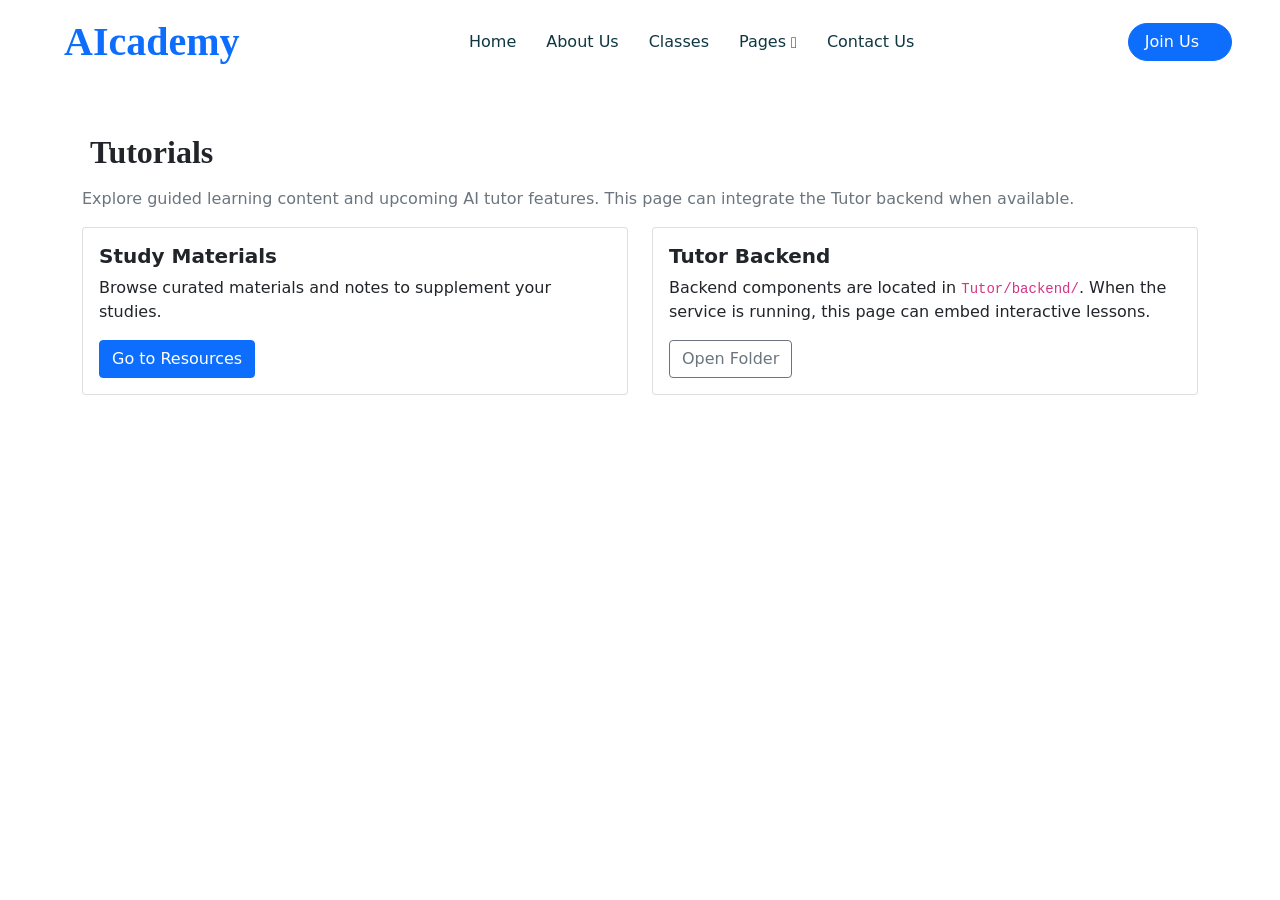
<file: AIcadmy1/tutorial.html>
<!DOCTYPE html>
<html lang="en">
<head>
    <meta charset="utf-8">
    <title>AIcademy - Tutorial</title>
    <meta content="width=device-width, initial-scale=1.0" name="viewport">
    <link href="css/bootstrap.min.css" rel="stylesheet">
    <link href="css/Style.css" rel="stylesheet">
</head>
<body>
    <div class="container-xxl bg-white p-0">
        <!-- Navbar Start -->
        <nav class="navbar navbar-expand-lg bg-white navbar-light sticky-top px-4 px-lg-5 py-lg-0">
            <a href="index.html" class="navbar-brand">
                <h1 class="m-0 text-primary"><i class="fa fa-book-reader me-3"></i>AIcademy</h1>
            </a>
            <button type="button" class="navbar-toggler" data-bs-toggle="collapse" data-bs-target="#navbarCollapse">
                <span class="navbar-toggler-icon"></span>
            </button>
            <div class="collapse navbar-collapse" id="navbarCollapse">
                <div class="navbar-nav mx-auto">
                    <a href="index.html" class="nav-item nav-link">Home</a>
                    <a href="#" class="nav-item nav-link">About Us</a>
                    <a href="#" class="nav-item nav-link">Classes</a>
                    <div class="nav-item dropdown">
                        <a href="#" class="nav-link dropdown-toggle" data-bs-toggle="dropdown">Pages</a>
                        <div class="dropdown-menu rounded-0 rounded-bottom border-0 shadow-sm m-0">
                            <a href="quiz-bot.html" class="dropdown-item">General Quiz</a>
                            <a href="sst-quiz-bot.html" class="dropdown-item">SST Quiz Bot</a>
                            <a href="competitive-quiz.html" class="dropdown-item">Competitive Exams</a>
                            <a href="resource.html" class="dropdown-item">Study Resources</a>
                            <a href="tutorial.html" class="dropdown-item active">Tutorial</a>
                            <a href="chatbot.html" class="dropdown-item">Chatbot</a>
                            <a href="#" class="dropdown-item">Leaderboard</a>
                            <a href="#" class="dropdown-item">Team Page</a>
                        </div>
                    </div>
                    <a href="#" class="nav-item nav-link">Contact Us</a>
                </div>
                <a href="#" class="btn btn-primary rounded-pill px-3 d-none d-lg-block">Join Us<i class="fa fa-arrow-right ms-3"></i></a>
            </div>
        </nav>
        <!-- Navbar End -->

        <div class="container my-5">
            <h2 class="mb-3"><i class="fas fa-chalkboard-teacher me-2"></i>Tutorials</h2>
            <p class="text-muted">Explore guided learning content and upcoming AI tutor features. This page can integrate the Tutor backend when available.</p>
            <div class="row g-4">
                <div class="col-md-6">
                    <div class="card h-100">
                        <div class="card-body">
                            <h5 class="card-title">Study Materials</h5>
                            <p class="card-text">Browse curated materials and notes to supplement your studies.</p>
                            <a href="resource.html" class="btn btn-primary">Go to Resources</a>
                        </div>
                    </div>
                </div>
                <div class="col-md-6">
                    <div class="card h-100">
                        <div class="card-body">
                            <h5 class="card-title">Tutor Backend</h5>
                            <p class="card-text">Backend components are located in <code>Tutor/backend/</code>. When the service is running, this page can embed interactive lessons.</p>
                            <a href="Tutor/backend/" class="btn btn-outline-secondary">Open Folder</a>
                        </div>
                    </div>
                </div>
            </div>
        </div>
    </div>

    <script src="https://code.jquery.com/jquery-3.4.1.min.js"></script>
    <script src="https://cdn.jsdelivr.net/npm/bootstrap@5.0.2/dist/js/bootstrap.bundle.min.js"></script>
    <script src="js/tutorial.js"></script>
</body>
            </html>
</file>
<file: AIcadmy1/css/Style.css>
/********** Template CSS **********/
:root {
    --primary: #0d6efd;
    --light: #FFF5F3;
    --dark: #103741;
}

.back-to-top {
    position: fixed;
    display: none;
    right: 45px;
    bottom: 45px;
    z-index: 99;
}


/*** Spinner ***/
#spinner {
    opacity: 0;
    visibility: hidden;
    transition: opacity .5s ease-out, visibility 0s linear .5s;
    z-index: 99999;
}

#spinner.show {
    transition: opacity .5s ease-out, visibility 0s linear 0s;
    visibility: visible;
    opacity: 1;
}


/*** Button ***/
.btn {
    font-weight: 500;
    transition: .5s;
}

.btn.btn-primary {
    color: #FFFFFF;
}

.btn-square {
    width: 38px;
    height: 38px;
}

.btn-sm-square {
    width: 32px;
    height: 32px;
}

.btn-lg-square {
    width: 48px;
    height: 48px;
}

.btn-square,
.btn-sm-square,
.btn-lg-square {
    padding: 0;
    display: flex;
    align-items: center;
    justify-content: center;
    font-weight: normal;
    border-radius: 50px;
}


/*** Heading ***/
h1,
h2,
h3,
h4,
.h1,
.h2,
.h3,
.h4,
.display-1,
.display-2,
.display-3,
.display-4,
.display-5,
.display-6 {
    font-family: 'Lobster Two', cursive;
    font-weight: 700;
}

h5,
h6,
.h5,
.h6 {
    font-weight: 600;
}

.font-secondary {
    font-family: 'Lobster Two', cursive;
}


/*** Navbar ***/
.navbar .navbar-nav .nav-link {
    padding: 30px 15px;
    color: var(--dark);
    font-weight: 500;
    outline: none;
}

.navbar .navbar-nav .nav-link:hover,
.navbar .navbar-nav .nav-link.active {
    color: var(--primary);
}

.navbar.sticky-top {
    top: -100px;
    transition: .5s;
}

.navbar .dropdown-toggle::after {
    border: none;
    content: "\f107";
    font-family: "Font Awesome 5 Free";
    font-weight: 900;
    vertical-align: middle;
    margin-left: 5px;
    transition: .5s;
}

.navbar .dropdown-toggle[aria-expanded=true]::after {
    transform: rotate(-180deg);
}

@media (max-width: 991.98px) {
    .navbar .navbar-nav .nav-link  {
        margin-right: 0;
        padding: 10px 0;
    }

    .navbar .navbar-nav {
        margin-top: 15px;
        border-top: 1px solid #EEEEEE;
    }
}

@media (min-width: 992px) {
    .navbar .nav-item .dropdown-menu {
        display: block;
        top: calc(100% - 15px);
        margin-top: 0;
        opacity: 0;
        visibility: hidden;
        transition: .5s;
        
    }

    .navbar .nav-item:hover .dropdown-menu {
        top: 100%;
        visibility: visible;
        transition: .5s;
        opacity: 1;
    }
}


/*** Header ***/
.header-carousel::before,
.header-carousel::after,
.page-header::before,
.page-header::after {
    position: absolute;
    content: "";
    width: 100%;
    height: 10px;
    top: 0;
    left: 0;
    background: url(../img/bg-header-top.png) center center repeat-x;
    z-index: 1;
}

.header-carousel::after,
.page-header::after {
    height: 19px;
    top: auto;
    bottom: 0;
    background: url(../img/bg-header-bottom.png) center center repeat-x;
}

@media (max-width: 768px) {
    .header-carousel .owl-carousel-item {
        position: relative;
        min-height: 500px;
    }
    
    .header-carousel .owl-carousel-item img {
        position: absolute;
        width: 100%;
        height: 100%;
        object-fit: cover;
    }

    .header-carousel .owl-carousel-item p {
        font-size: 16px !important;
        font-weight: 400 !important;
    }

    .header-carousel .owl-carousel-item h1 {
        font-size: 30px;
        font-weight: 600;
    }
}

.header-carousel .owl-nav {
    position: absolute;
    top: 50%;
    right: 8%;
    transform: translateY(-50%);
    display: flex;
    flex-direction: column;
}

.header-carousel .owl-nav .owl-prev,
.header-carousel .owl-nav .owl-next {
    margin: 7px 0;
    width: 45px;
    height: 45px;
    display: flex;
    align-items: center;
    justify-content: center;
    color: #FFFFFF;
    background: transparent;
    border: 1px solid #FFFFFF;
    border-radius: 45px;
    font-size: 22px;
    transition: .5s;
}

.header-carousel .owl-nav .owl-prev:hover,
.header-carousel .owl-nav .owl-next:hover {
    background: var(--primary);
    border-color: var(--primary);
}

.page-header {
    background: linear-gradient(rgba(0, 0, 0, .2), rgba(0, 0, 0, .2)), url(../img/attendance.jpg) center center no-repeat;
    background-size: cover;
}

.breadcrumb-item + .breadcrumb-item::before {
    color: rgba(255, 255, 255, .5);
}


/*** Facility ***/
.facility-item .facility-icon {
    position: relative;
    margin: 0 auto;
    width: 100px;
    height: 100px;
    border-radius: 100px;
    display: flex;
    align-items: center;
    justify-content: center;
}

.facility-item .facility-icon::before {
    position: absolute;
    content: "";
    width: 100%;
    height: 100%;
    top: 0;
    left: 0;
    background: rgba(255, 255, 255, .9);
    transition: .5s;
    z-index: 1;
}

.facility-item .facility-icon span {
    position: absolute;
    content: "";
    width: 15px;
    height: 30px;
    top: 0;
    left: 0;
    border-radius: 50%;
}

.facility-item .facility-icon span:last-child {
    left: auto;
    right: 0;
}

.facility-item .facility-icon svg {
    position: relative;
    z-index: 2;
}
.facility-item .facility-icon i {
    position: relative;
    z-index: 2;
}

.facility-item .facility-text {
    position: relative;
    min-height: 250px;
    padding: 30px;
    border-radius: 100%;
    display: flex;
    text-align: center;
    justify-content: center;
    flex-direction: column;
}

.facility-item .facility-text::before {
    position: absolute;
    content: "";
    width: 100%;
    height: 100%;
    top: 0;
    left: 0;
    background: rgba(255, 255, 255, .9);
    transition: .5s;
    z-index: 1;
}

.facility-item .facility-text * {
    position: relative;
    z-index: 2;
}

.facility-item:hover .facility-icon::before,
.facility-item:hover .facility-text::before {
    background: transparent;
}

.facility-item * {
    transition: .5s;
}

.facility-item:hover * {
    color: #FFFFFF !important;
}


/*** About ***/
.about-img img {
    transition: .5s;
}

.about-img img:hover {
    background: var(--primary) !important;
}

.square-img {
    width: 100%;
    height: 100%;
    aspect-ratio: 1 / 1; /* Ensures perfect square */
    object-fit: cover;   /* Keeps image content proportional */
}

/*** Classes ***/
.classes-item {
    transition: .5s;
}

.classes-item:hover {
    margin-top: -10px;
}


/*** Team ***/
.team-item .team-text {
    position: absolute;
    width: 250px;
    height: 250px;
    bottom: 0;
    right: 0;
    display: flex;
    align-items: center;
    justify-content: center;
    flex-direction: column;
    background: #FFFFFF;
    border: 17px solid var(--light);
    border-radius: 250px;
    transition: .5s;
}

.team-item:hover .team-text {
    border-color: var(--primary);
}


/*** Testimonial ***/
.testimonial-carousel {
    padding-left: 1.5rem;
    padding-right: 1.5rem;
}

@media (min-width: 576px) {
    .testimonial-carousel {
        padding-left: 4rem;
        padding-right: 4rem;
    }
}

.testimonial-carousel .testimonial-item .border {
    border: 1px dashed rgba(0, 185, 142, .3) !important;
}

.testimonial-carousel .owl-nav {
    position: absolute;
    width: 100%;
    height: 45px;
    top: 50%;
    left: 0;
    transform: translateY(-50%);
    display: flex;
    justify-content: space-between;
    z-index: 1;
}

.testimonial-carousel .owl-nav .owl-prev,
.testimonial-carousel .owl-nav .owl-next {
    position: relative;
    width: 45px;
    height: 45px;
    display: flex;
    align-items: center;
    justify-content: center;
    color: #FFFFFF;
    background: var(--primary);
    border-radius: 45px;
    font-size: 20px;
    transition: .5s;
}

.testimonial-carousel .owl-nav .owl-prev:hover,
.testimonial-carousel .owl-nav .owl-next:hover {
    background: var(--dark);
}


/*** Footer ***/
.footer .btn.btn-social {
    margin-right: 5px;
    width: 45px;
    height: 45px;
    display: flex;
    align-items: center;
    justify-content: center;
    color: #FFFFFF;
    border: 1px solid rgba(255,255,255,0.5);
    border-radius: 45px;
    transition: .3s;
}

.footer .btn.btn-social:hover {
    border-color: var(--primary);
    background: var(--primary);
}

.footer .btn.btn-link {
    display: block;
    margin-bottom: 5px;
    padding: 0;
    text-align: left;
    font-size: 16px;
    font-weight: normal;
    text-transform: capitalize;
    transition: .3s;
}

.footer .btn.btn-link::before {
    position: relative;
    content: "\f105";
    font-family: "Font Awesome 5 Free";
    font-weight: 900;
    margin-right: 10px;
}

.footer .btn.btn-link:hover {
    color: var(--primary) !important;
    letter-spacing: 1px;
    box-shadow: none;
}

.footer .form-control {
    border-color: rgba(255,255,255,0.5);
}

.footer .copyright {
    padding: 25px 0;
    font-size: 15px;
    border-top: 1px solid rgba(256, 256, 256, .1);
}

.footer .copyright a {
    color: #FFFFFF;
}

.footer .footer-menu a {
    margin-right: 15px;
    padding-right: 15px;
    border-right: 1px solid rgba(255, 255, 255, .1);
}

.footer .copyright a:hover,
.footer .footer-menu a:hover {
    color: var(--primary) !important;
}

.footer .footer-menu a:last-child {
    margin-right: 0;
    padding-right: 0;
    border-right: none;
}
</file>
